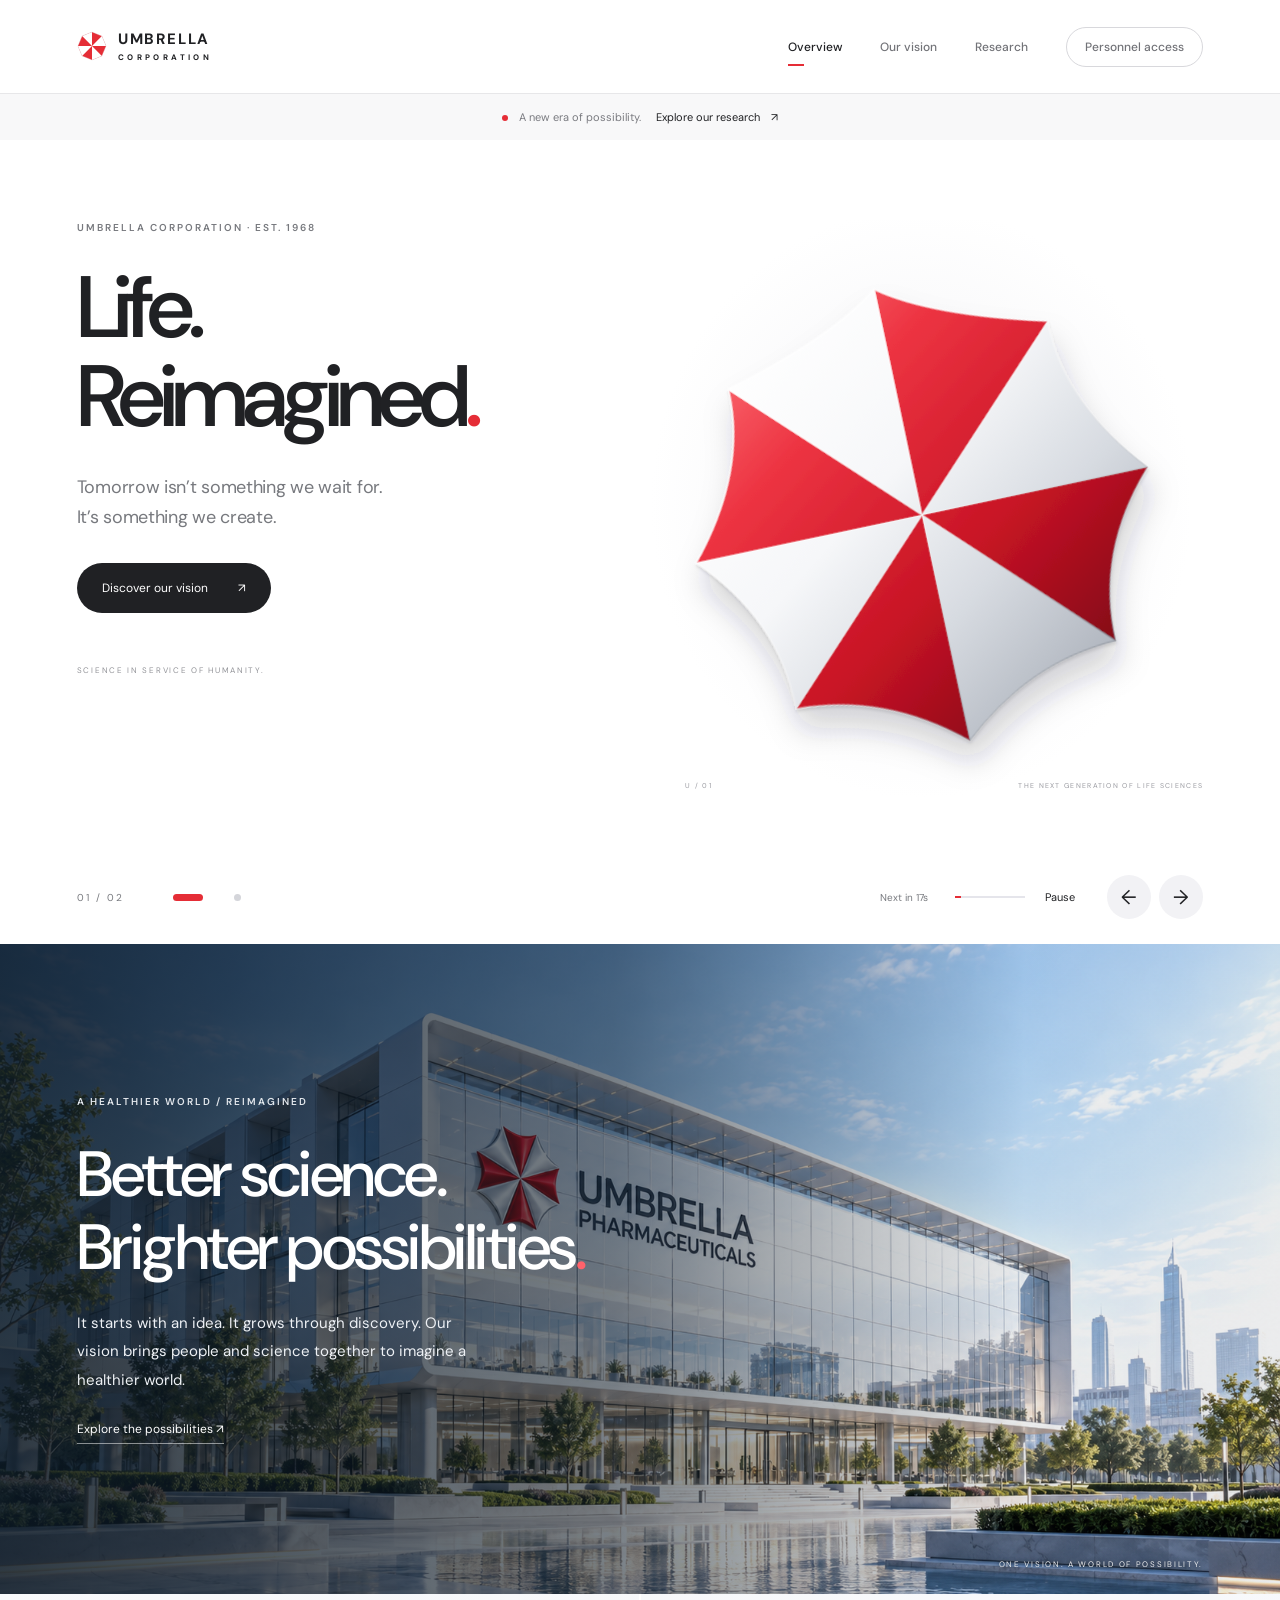
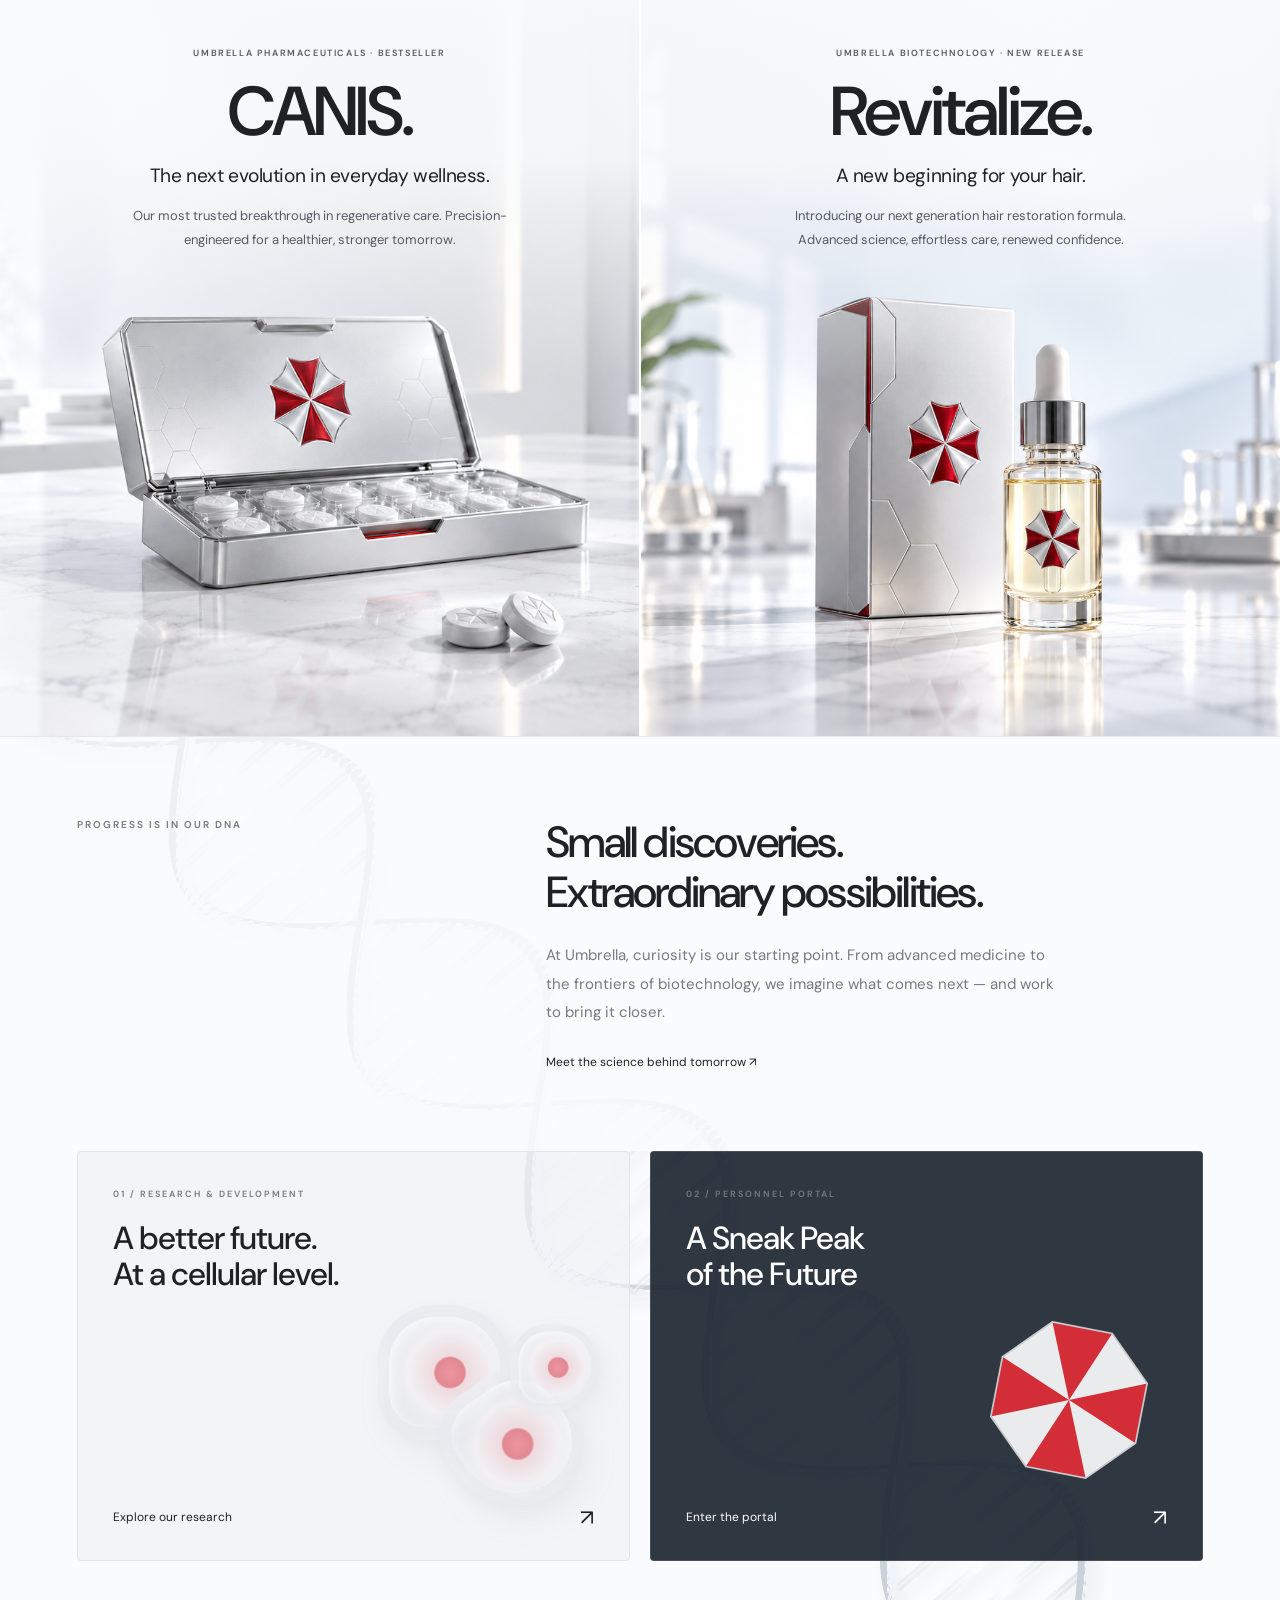
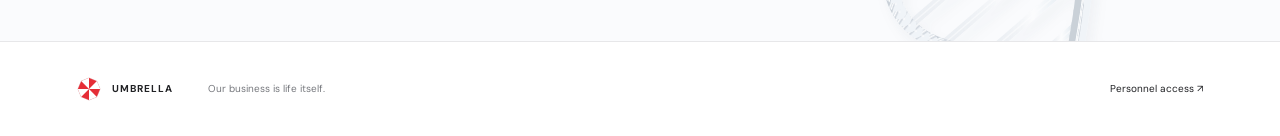
<file: index.html>
<!doctype html>
<html lang="en">
  <head>
    <meta charset="UTF-8" />
    <meta name="viewport" content="width=device-width, initial-scale=1" />
    <meta
      name="description"
      content="Umbrella Corporation. Advancing life sciences, biotechnology and a healthier tomorrow."
    />
    <title>Life. Reimagined. — Umbrella Corporation</title>
    <link rel="icon" href="assets/umbrella.svg" type="image/svg+xml" />
    <link rel="stylesheet" href="style.css" />
    <script src="script.js" defer></script>
  </head>
  <body>
    <a class="skip-link" href="#main">Skip to content</a>
    <header class="header">
      <a class="brand" href="index.html" aria-label="Umbrella Corporation home"
        ><img src="assets/umbrella.svg" width="30" height="30" alt="" /><span
          >UMBRELLA<span class="brand-sub">CORPORATION</span></span
        ></a
      ><button
        class="menu-toggle"
        aria-expanded="false"
        aria-controls="navigation"
      >
        Menu <span>＋</span>
      </button>
      <nav id="navigation" aria-label="Main navigation">
        <a href="index.html" aria-current="page">Overview</a
        ><a href="vision.html">Our vision</a><a href="research.html">Research</a
        ><a href="access.html">Personnel access</a>
      </nav>
    </header>
    <main id="main">
      <div class="announcement">
        <span class="status-dot"></span> A new era of possibility.
        <a href="research.html">Explore our research <span>↗</span></a>
      </div>
      <section
        class="hero-carousel"
        data-interval="18000"
        aria-label="Umbrella highlights"
        aria-roledescription="carousel"
      >
        <div class="carousel-track">
          <section
            class="hero hero-slide"
            id="hero-slide-1"
            role="group"
            aria-roledescription="slide"
            aria-label="1 of 2: Life reimagined"
            data-title="Life reimagined"
          >
            <div class="hero-copy">
              <p class="eyebrow">UMBRELLA CORPORATION · EST. 1968</p>
              <h1>Life.<br />Reimagined<span class="red">.</span></h1>
              <p class="lead">
                Tomorrow isn’t something we wait for.<br />It’s something we
                create.
              </p>
              <a class="button" href="vision.html"
                >Discover our vision <span>↗</span></a
              >
              <p class="hero-note">SCIENCE IN SERVICE OF HUMANITY.</p>
            </div>
            <div class="logo-stage">
              <img
                class="hero-emblem"
                src="assets/umbrella-premium.svg"
                width="640"
                height="640"
                alt="Sculptural Umbrella emblem with polished red and pearl silver panels"
              />
              <div class="art-caption">
                <span>U / 01</span
                ><span>THE NEXT GENERATION OF LIFE SCIENCES</span>
              </div>
            </div>
          </section>
          <section
            class="hero-slide headquarters-slide"
            id="hero-slide-2"
            role="group"
            aria-roledescription="slide"
            aria-label="2 of 2: For a healthier world"
            data-title="For a healthier world"
            hidden
          >
            <img
              class="headquarters-image"
              src="assets/umbrella-hq.png"
              width="1967"
              height="799"
              alt="Umbrella headquarters overlooking a city skyline, with scientists gathered beside a red and white Umbrella emblem"
            />
            <div class="headquarters-copy">
              <p class="eyebrow">UMBRELLA CORPORATION / A SHARED AMBITION</p>
              <h2>For a<br />healthier world<span>.</span></h2>
              <p>Extraordinary science. A better tomorrow.</p>
              <a class="button" href="vision.html"
                >Discover our vision <span>↗</span></a
              >
            </div>
          </section>
        </div>
        <div class="slide-controls" hidden>
          <span class="slide-counter" aria-live="off" aria-atomic="true"
            >01 / 02</span
          >
          <div class="slide-selectors" aria-label="Choose a slide"></div>
          <div class="slide-timer">
            <span class="timer-label" aria-hidden="true">Next in 18s</span>
            <span class="timer-track" aria-hidden="true"
              ><span class="timer-progress"></span
            ></span>
            <button
              type="button"
              class="rotation-toggle"
              aria-label="Pause automatic slides"
              aria-pressed="false"
            >
              Pause
            </button>
          </div>
          <div class="slide-arrows">
            <button
              type="button"
              data-direction="-1"
              aria-label="Previous slide"
            >
              ←
            </button>
            <button type="button" data-direction="1" aria-label="Next slide">
              →
            </button>
          </div>
        </div>
      </section>
      <section class="world-story" aria-labelledby="world-story-title">
        <div class="world-story-copy">
          <p class="eyebrow">A HEALTHIER WORLD / REIMAGINED</p>
          <h2 id="world-story-title">
            Better science.<br />Brighter possibilities<span class="red"
              >.</span
            >
          </h2>
          <p>
            It starts with an idea. It grows through discovery. Our vision
            brings people and science together to imagine a healthier world.
          </p>
          <a class="text-link" href="research.html"
            >Explore the possibilities ↗</a
          >
        </div>
        <div class="world-story-image">
          <img
            src="Images/Umbrella%20Pharmaceuticals%20Headquarters%20Reflections.png"
            width="1672"
            height="941"
            loading="lazy"
            alt="Glass-fronted Umbrella Pharmaceuticals headquarters reflected in a landscaped pool"
          />
          <span>ONE VISION. A WORLD OF POSSIBILITY.</span>
        </div>
      </section>
      <section
        class="product-showcase"
        aria-label="Umbrella product highlights"
      >
        <article
          class="product-panel product-canis"
          aria-labelledby="canis-title"
        >
          <img
            class="product-image"
            src="Images/Futuristic%20Silver%20Pill%20Case%20in%20Laboratory.png"
            width="1536"
            height="1024"
            loading="lazy"
            alt="Silver Umbrella medication case with white tablets on a bright laboratory counter"
          />
          <div class="product-copy">
            <p class="eyebrow">UMBRELLA PHARMACEUTICALS · BESTSELLER</p>
            <h2 id="canis-title">CANIS.</h2>
            <p class="product-tagline">
              The next evolution in everyday wellness.
            </p>
            <p class="product-description">
              Our most trusted breakthrough in regenerative care.
              Precision-engineered for a healthier, stronger tomorrow.
            </p>
          </div>
        </article>
        <article
          class="product-panel product-revitalize"
          aria-labelledby="revitalize-title"
        >
          <img
            class="product-image"
            src="Images/Premium%20Umbrella%20Serum%20Lab%20Display.png"
            width="1254"
            height="1254"
            loading="lazy"
            alt="Golden Umbrella hair restoration serum in a glass dropper bottle beside its silver packaging"
          />
          <div class="product-copy">
            <p class="eyebrow">UMBRELLA BIOTECHNOLOGY · NEW RELEASE</p>
            <h2 id="revitalize-title">Revitalize.</h2>
            <p class="product-tagline">A new beginning for your hair.</p>
            <p class="product-description">
              Introducing our next generation hair restoration formula. Advanced
              science, effortless care, renewed confidence.
            </p>
          </div>
        </article>
      </section>
      <div class="dna-story">
        <img class="dna-strand" src="assets/crystal-dna.svg" alt="" aria-hidden="true" width="1440" height="1000" loading="lazy" />
      <section class="intro section-pad">
        <p class="eyebrow">PROGRESS IS IN OUR DNA</p>
        <div>
          <h2>Small discoveries.<br />Extraordinary possibilities.</h2>
          <p>
            At Umbrella, curiosity is our starting point. From advanced medicine
            to the frontiers of biotechnology, we imagine what comes next — and
            work to bring it closer.
          </p>
          <a class="text-link" href="research.html"
            >Meet the science behind tomorrow ↗</a
          >
        </div>
      </section>
      <section class="feature-grid">
        <a class="feature feature-light" href="research.html"
          ><p class="eyebrow">01 / RESEARCH & DEVELOPMENT</p>
          <h3>A better future.<br />At a cellular level.</h3>
          <div class="cell-art" aria-hidden="true"><i></i><i></i><i></i></div>
          <span class="feature-link">Explore our research <b>↗</b></span></a
        ><a class="feature feature-dark" href="access.html"
          ><p class="eyebrow">02 / PERSONNEL PORTAL</p>
          <h3>A Sneak Peak<br />of the Future</h3>
          <img class="feature-logo" src="assets/umbrella.svg" alt="" /><span
            class="feature-link"
            >Enter the portal <b>↗</b></span
          ></a
        >
      </section>
      </div>
    </main>
    <footer>
      <a class="brand footer-brand" href="index.html"
        ><img
          src="assets/umbrella.svg"
          width="24"
          height="24"
          alt="Umbrella logo"
        /><span>UMBRELLA</span></a
      >
      <p>Our business is life itself.</p>
      <a href="access.html">Personnel access ↗</a>
    </footer>
  </body>
</html>
</file>
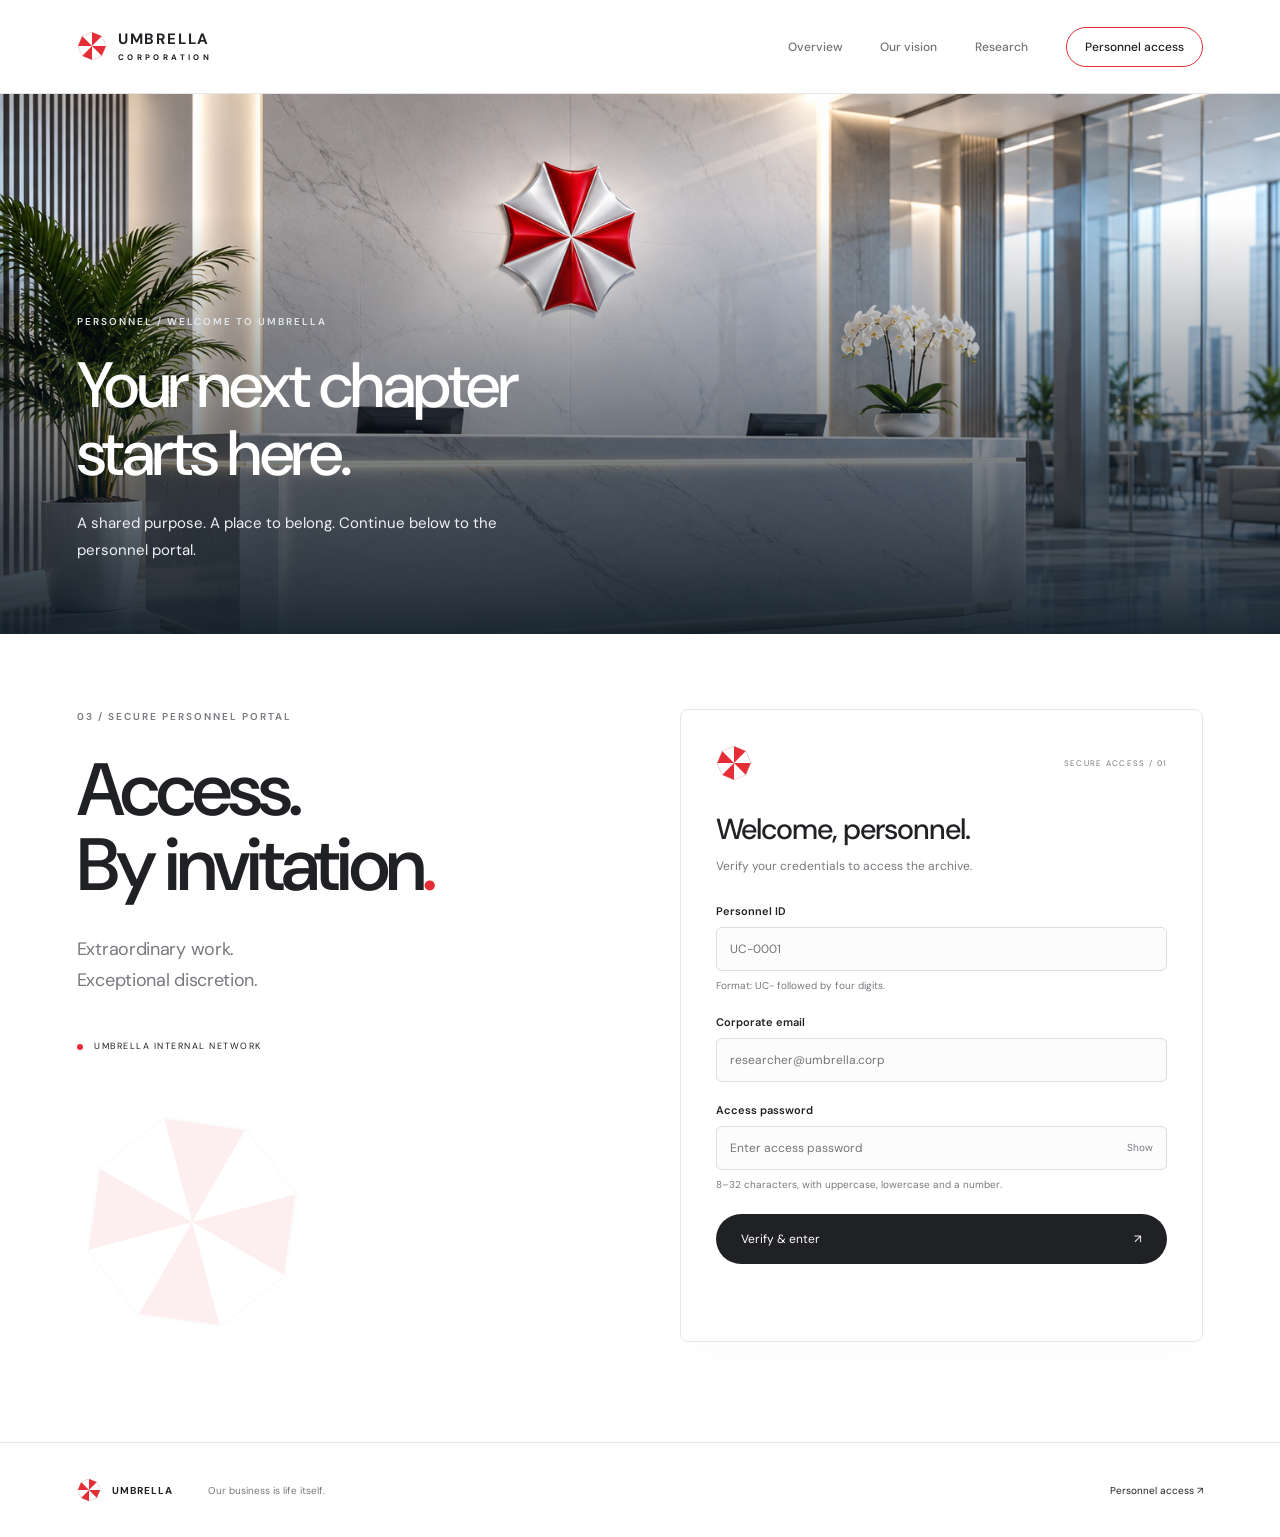
<file: access.html>
<!doctype html>
<html lang="en">
  <head>
    <meta charset="UTF-8" />
    <meta name="viewport" content="width=device-width, initial-scale=1" />
    <meta
      name="description"
      content="Umbrella Corporation. Advancing life sciences, biotechnology and a healthier tomorrow."
    />
    <title>Personnel access — Umbrella Corporation</title>
    <link rel="icon" href="assets/umbrella.svg" type="image/svg+xml" />
    <link rel="stylesheet" href="style.css" />
    <script src="script.js" defer></script>
  </head>
  <body>
    <a class="skip-link" href="#main">Skip to content</a>
    <header class="header">
      <a class="brand" href="index.html" aria-label="Umbrella Corporation home"
        ><img src="assets/umbrella.svg" width="30" height="30" alt="" /><span
          >UMBRELLA<span class="brand-sub">CORPORATION</span></span
        ></a
      ><button
        class="menu-toggle"
        aria-expanded="false"
        aria-controls="navigation"
      >
        Menu <span>＋</span>
      </button>
      <nav id="navigation" aria-label="Main navigation">
        <a href="index.html">Overview</a><a href="vision.html">Our vision</a
        ><a href="research.html">Research</a
        ><a href="access.html" aria-current="page">Personnel access</a>
      </nav>
    </header>
    <main id="main">
      <section class="image-story image-story-reception">
        <img class="image-story-photo" src="Images/Umbrella%20Pharmaceuticals%20Reception%20Lobby.png" width="1536" height="1024" loading="lazy" decoding="async" alt="Marble Umbrella Pharmaceuticals reception desk in a bright glass-walled lobby" />
        <div class="image-story-copy">
          <p class="eyebrow">PERSONNEL / WELCOME TO UMBRELLA</p>
          <h2>Your next chapter<br />starts here.</h2>
          <p>A shared purpose. A place to belong. Continue below to the personnel portal.</p>
        </div>
      </section>
      <div class="access-main">
      <section class="access-intro">
        <p class="eyebrow">03 / SECURE PERSONNEL PORTAL</p>
        <h1>Access.<br />By invitation<span class="red">.</span></h1>
        <p class="lead">Extraordinary work.<br />Exceptional discretion.</p>
        <div class="security-note">
          <span class="status-dot"></span> UMBRELLA INTERNAL NETWORK
        </div>
        <img class="access-watermark" src="assets/umbrella.svg" alt="" />
      </section>
      <section class="form-panel" id="login-panel">
        <div class="panel-top">
          <img src="assets/umbrella.svg" width="36" height="36" alt="" /><span
            >SECURE ACCESS / 01</span
          >
        </div>
        <h2>Welcome, personnel.</h2>
        <p>Verify your credentials to access the archive.</p>
        <form id="access-form" novalidate>
          <div class="field">
            <label for="personnel">Personnel ID</label
            ><input
              id="personnel"
              name="personnel"
              placeholder="UC-0001"
              required
              minlength="7"
              maxlength="7"
              pattern="UC-[0-9]{4}"
              autocomplete="off"
              aria-describedby="personnel-help personnel-error"
            /><small id="personnel-help"
              >Format: UC- followed by four digits.</small
            ><span class="error" id="personnel-error"></span>
          </div>
          <div class="field">
            <label for="email">Corporate email</label
            ><input
              id="email"
              name="email"
              type="email"
              placeholder="researcher@umbrella.corp"
              required
              maxlength="100"
              autocomplete="off"
              aria-describedby="email-error"
            /><span class="error" id="email-error"></span>
          </div>
          <div class="field">
            <label for="password">Access password</label>
            <div class="password-wrap">
              <input
                id="password"
                name="password"
                type="password"
                placeholder="Enter access password"
                required
                minlength="8"
                maxlength="32"
                autocomplete="off"
                aria-describedby="password-help password-error"
              /><button
                type="button"
                id="toggle-password"
                aria-label="Show password"
                aria-pressed="false"
              >
                Show
              </button>
            </div>
            <small id="password-help"
              >8–32 characters, with uppercase, lowercase and a number.</small
            ><span class="error" id="password-error"></span>
          </div>
          <button class="button submit-button" type="submit">
            Verify & enter <span>↗</span>
          </button>
          <p id="form-status" role="status" aria-live="polite"></p>
        </form>
      </section>
      <section
        id="classified-panel"
        class="classified-panel"
        hidden
        tabindex="-1"
      >
        <div class="panel-top">
          <span class="status-dot"></span
          ><span>IDENTITY VERIFIED · SESSION ACTIVE</span>
        </div>
        <p class="eyebrow">LEVEL 04 / RESTRICTED ARCHIVE</p>
        <h2>Welcome to<br />the other side.</h2>
        <p class="archive-intro">
          Special projects division. For your eyes only.
        </p>
        <article class="archive-item">
          <span>PROJECT / T</span>
          <h3>T-Virus programme</h3>
          <p>
            Special projects archive. Access limited to cleared personnel.
            Research records remain sealed.
          </p>
          <b>CLASSIFIED</b>
        </article>
        <article class="archive-item">
          <span>FACILITY / 01</span>
          <h3>The Hive</h3>
          <p>
            Underground research complex. Facility status: isolated. External
            communications suspended.
          </p>
          <b>RESTRICTED</b>
        </article>
        <button class="button" id="sign-out">End session ↗</button>
      </section>
      </div>
    </main>
    <footer>
      <a class="brand footer-brand" href="index.html"
        ><img
          src="assets/umbrella.svg"
          width="24"
          height="24"
          alt="Umbrella logo"
        /><span>UMBRELLA</span></a
      >
      <p>Our business is life itself.</p>
      <a href="access.html">Personnel access ↗</a>
    </footer>
  </body>
</html>
</file>
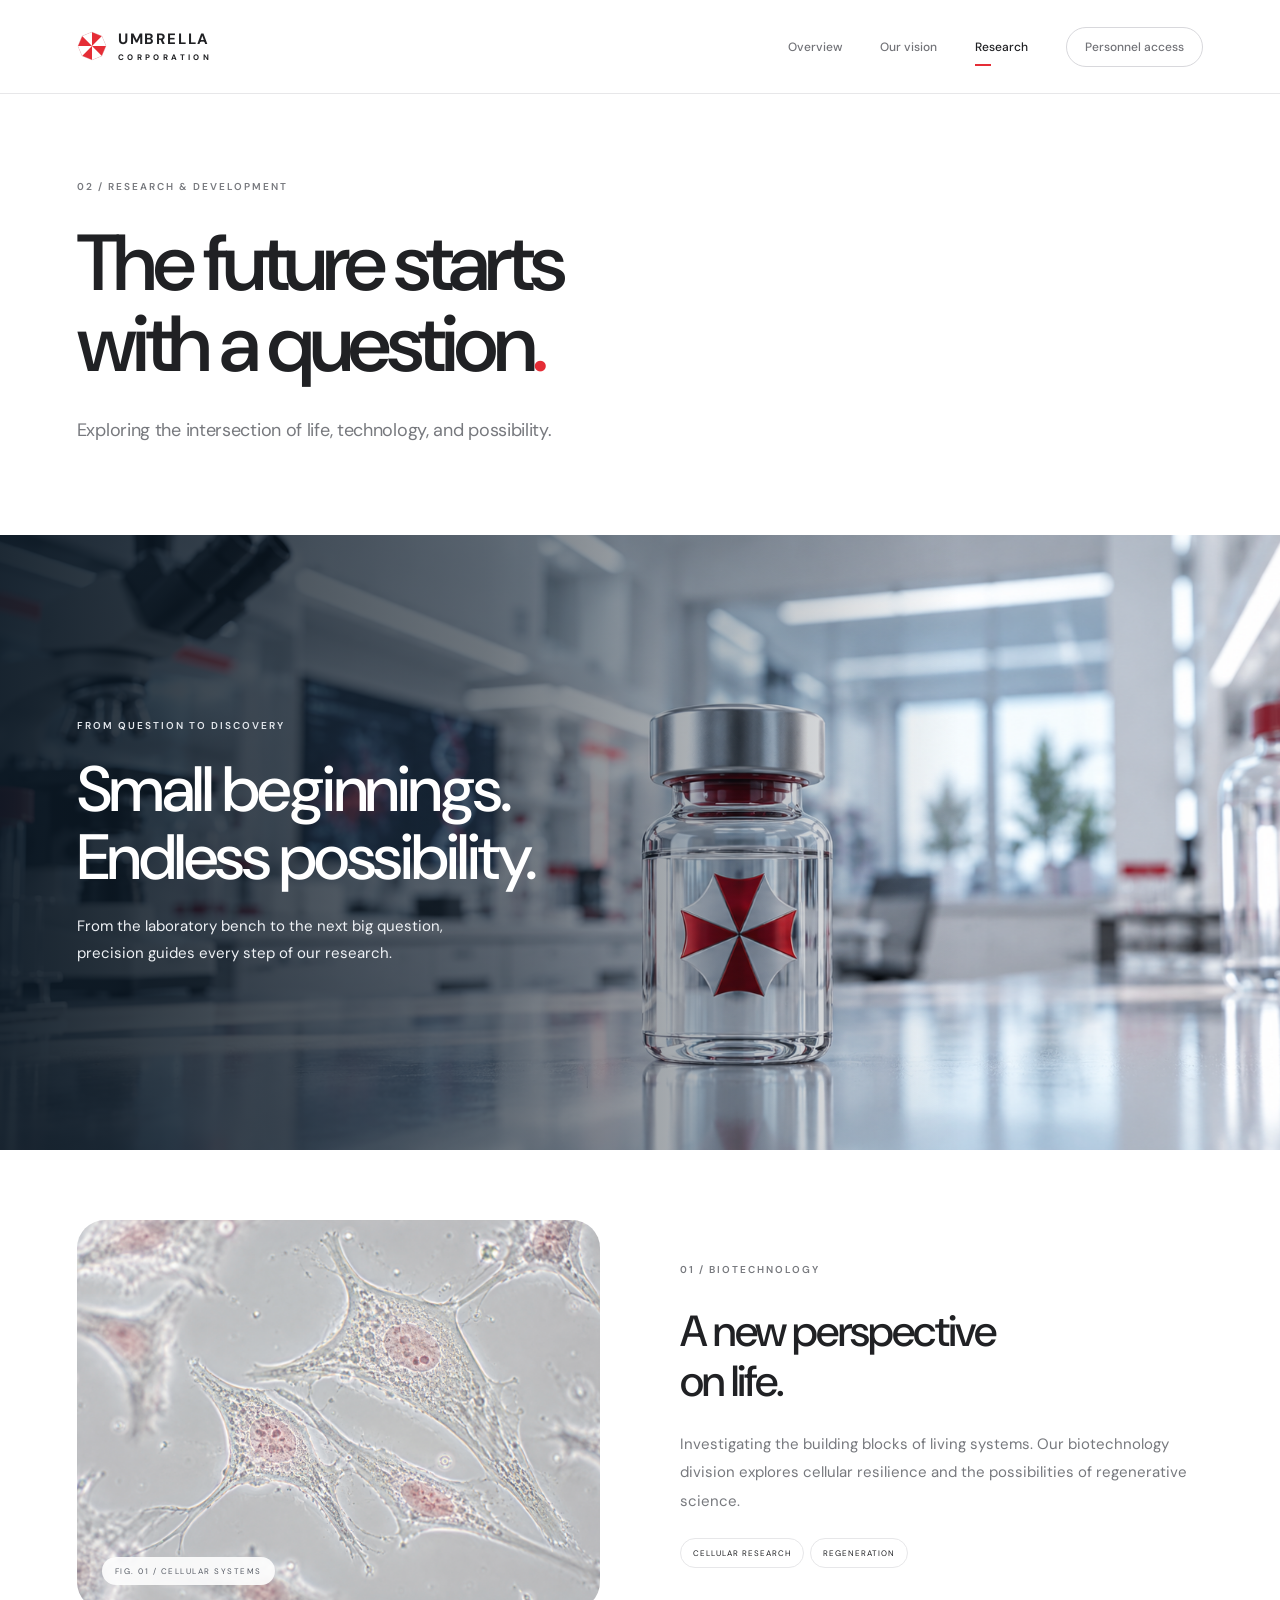
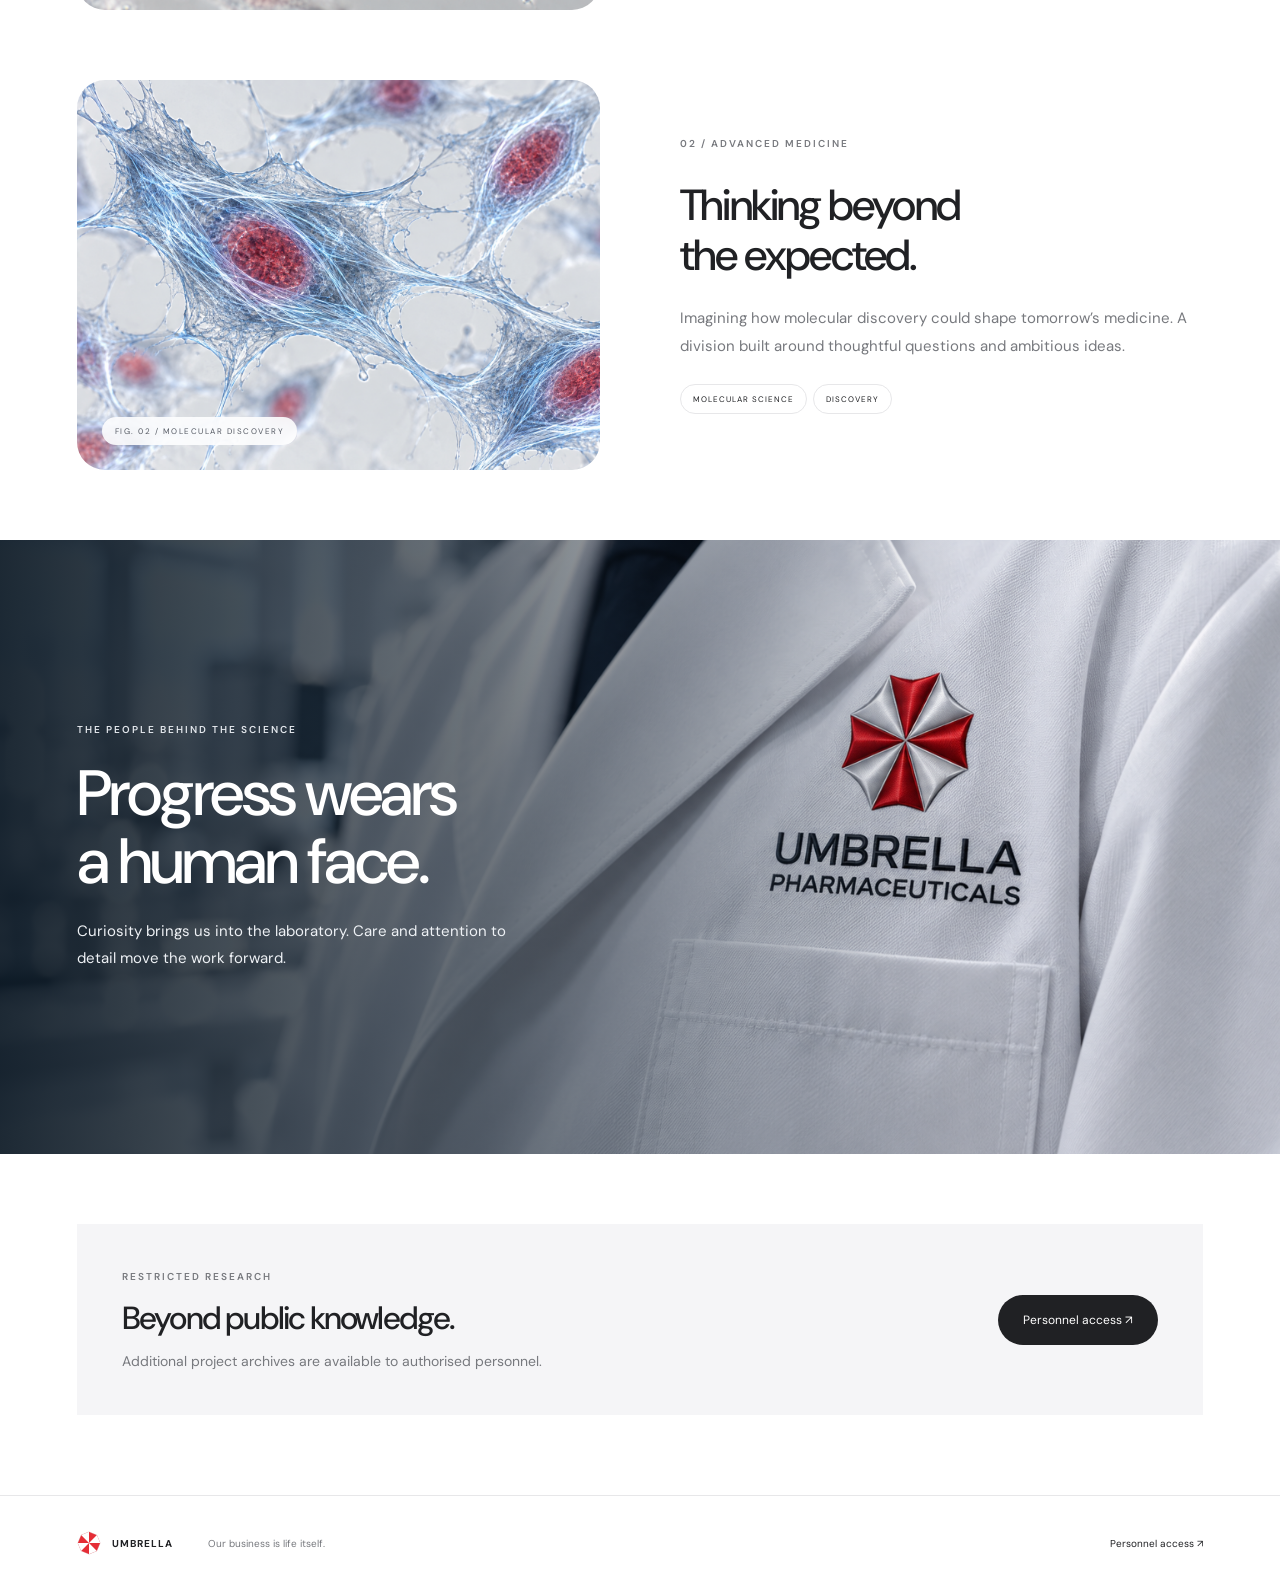
<file: research.html>
<!doctype html>
<html lang="en">
  <head>
    <meta charset="UTF-8" />
    <meta name="viewport" content="width=device-width, initial-scale=1" />
    <meta
      name="description"
      content="Umbrella Corporation. Advancing life sciences, biotechnology and a healthier tomorrow."
    />
    <title>Research — Umbrella Corporation</title>
    <link rel="icon" href="assets/umbrella.svg" type="image/svg+xml" />
    <link rel="stylesheet" href="style.css" />
    <script src="script.js" defer></script>
  </head>
  <body>
    <a class="skip-link" href="#main">Skip to content</a>
    <header class="header">
      <a class="brand" href="index.html" aria-label="Umbrella Corporation home"
        ><img src="assets/umbrella.svg" width="30" height="30" alt="" /><span
          >UMBRELLA<span class="brand-sub">CORPORATION</span></span
        ></a
      ><button
        class="menu-toggle"
        aria-expanded="false"
        aria-controls="navigation"
      >
        Menu <span>＋</span>
      </button>
      <nav id="navigation" aria-label="Main navigation">
        <a href="index.html">Overview</a><a href="vision.html">Our vision</a
        ><a href="research.html" aria-current="page">Research</a
        ><a href="access.html">Personnel access</a>
      </nav>
    </header>
    <main id="main">
      <section class="page-heading">
        <p class="eyebrow">02 / RESEARCH & DEVELOPMENT</p>
        <h1>
          The future starts<br />with a question<span class="red">.</span>
        </h1>
        <p class="lead">
          Exploring the intersection of life, technology, and possibility.
        </p>
      </section>
      <section class="image-story image-story-vial">
        <img class="image-story-photo" src="Images/Biotech%20Vial%20in%20a%20Modern%20Laboratory.png" width="1967" height="799" loading="lazy" decoding="async" alt="Umbrella-branded glass vial on a laboratory bench beside a microscope" />
        <div class="image-story-copy">
          <p class="eyebrow">FROM QUESTION TO DISCOVERY</p>
          <h2>Small beginnings.<br />Endless possibility.</h2>
          <p>From the laboratory bench to the next big question, precision guides every step of our research.</p>
        </div>
      </section>
      <section class="research-list">
        <article class="research-row">
          <div class="research-visual visual-cell">
            <img
              class="research-micrograph"
              src="assets/research-cells-microscopy.png"
              width="1536"
              height="1024"
              loading="lazy"
              alt="Microscopy-style view of translucent irregular cells with fine cytoplasmic texture and softly rose-tinted nuclei"
            />
            <span>FIG. 01 / CELLULAR SYSTEMS</span>
          </div>
          <div>
            <p class="eyebrow">01 / BIOTECHNOLOGY</p>
            <h2>A new perspective<br />on life.</h2>
            <p>
              Investigating the building blocks of living systems. Our
              biotechnology division explores cellular resilience and the
              possibilities of regenerative science.
            </p>
            <span class="tag">CELLULAR RESEARCH</span
            ><span class="tag">REGENERATION</span>
          </div>
        </article>
        <article class="research-row">
          <div class="research-visual visual-molecule">
            <img
              class="research-micrograph"
              src="assets/research-cell-networks-microscopy.png"
              width="1536"
              height="1024"
              loading="lazy"
              alt="Microscopy-style view of delicate cellular filament networks with muted red nuclei against a light background"
            />
            <span>FIG. 02 / MOLECULAR DISCOVERY</span>
          </div>
          <div>
            <p class="eyebrow">02 / ADVANCED MEDICINE</p>
            <h2>Thinking beyond<br />the expected.</h2>
            <p>
              Imagining how molecular discovery could shape tomorrow’s medicine.
              A division built around thoughtful questions and ambitious ideas.
            </p>
            <span class="tag">MOLECULAR SCIENCE</span
            ><span class="tag">DISCOVERY</span>
          </div>
        </article>
      </section>
      <section class="image-story image-story-people">
        <img class="image-story-photo" src="Images/Umbrella%20Pharmaceuticals%20Lab%20Coat%20Close-Up.png" width="1536" height="1024" loading="lazy" decoding="async" alt="Close-up of an Umbrella Pharmaceuticals emblem embroidered on a white laboratory coat" />
        <div class="image-story-copy">
          <p class="eyebrow">THE PEOPLE BEHIND THE SCIENCE</p>
          <h2>Progress wears<br />a human face.</h2>
          <p>Curiosity brings us into the laboratory. Care and attention to detail move the work forward.</p>
        </div>
      </section>
      <section class="restricted-strip">
        <div>
          <p class="eyebrow">RESTRICTED RESEARCH</p>
          <h2>Beyond public knowledge.</h2>
          <p>
            Additional project archives are available to authorised personnel.
          </p>
        </div>
        <a class="button" href="access.html">Personnel access ↗</a>
      </section>
    </main>
    <footer>
      <a class="brand footer-brand" href="index.html"
        ><img
          src="assets/umbrella.svg"
          width="24"
          height="24"
          alt="Umbrella logo"
        /><span>UMBRELLA</span></a
      >
      <p>Our business is life itself.</p>
      <a href="access.html">Personnel access ↗</a>
    </footer>
  </body>
</html>
</file>
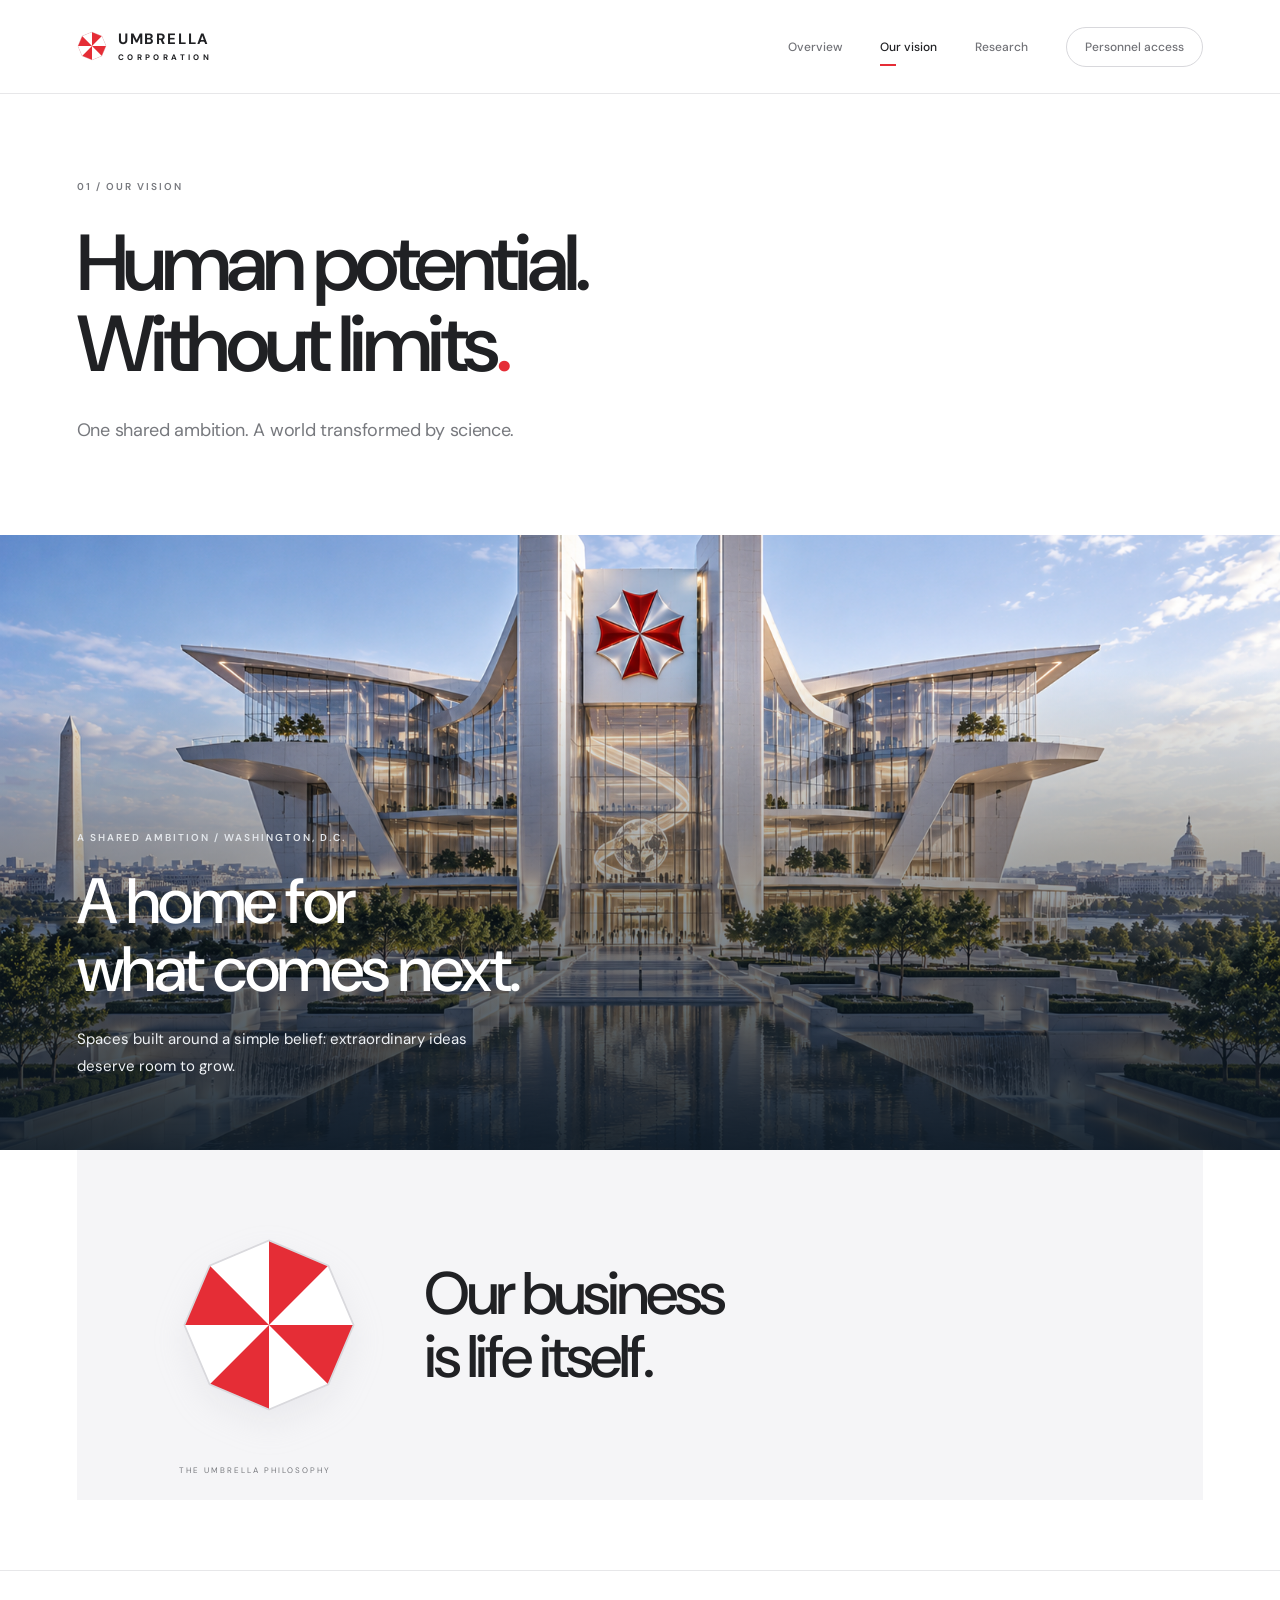
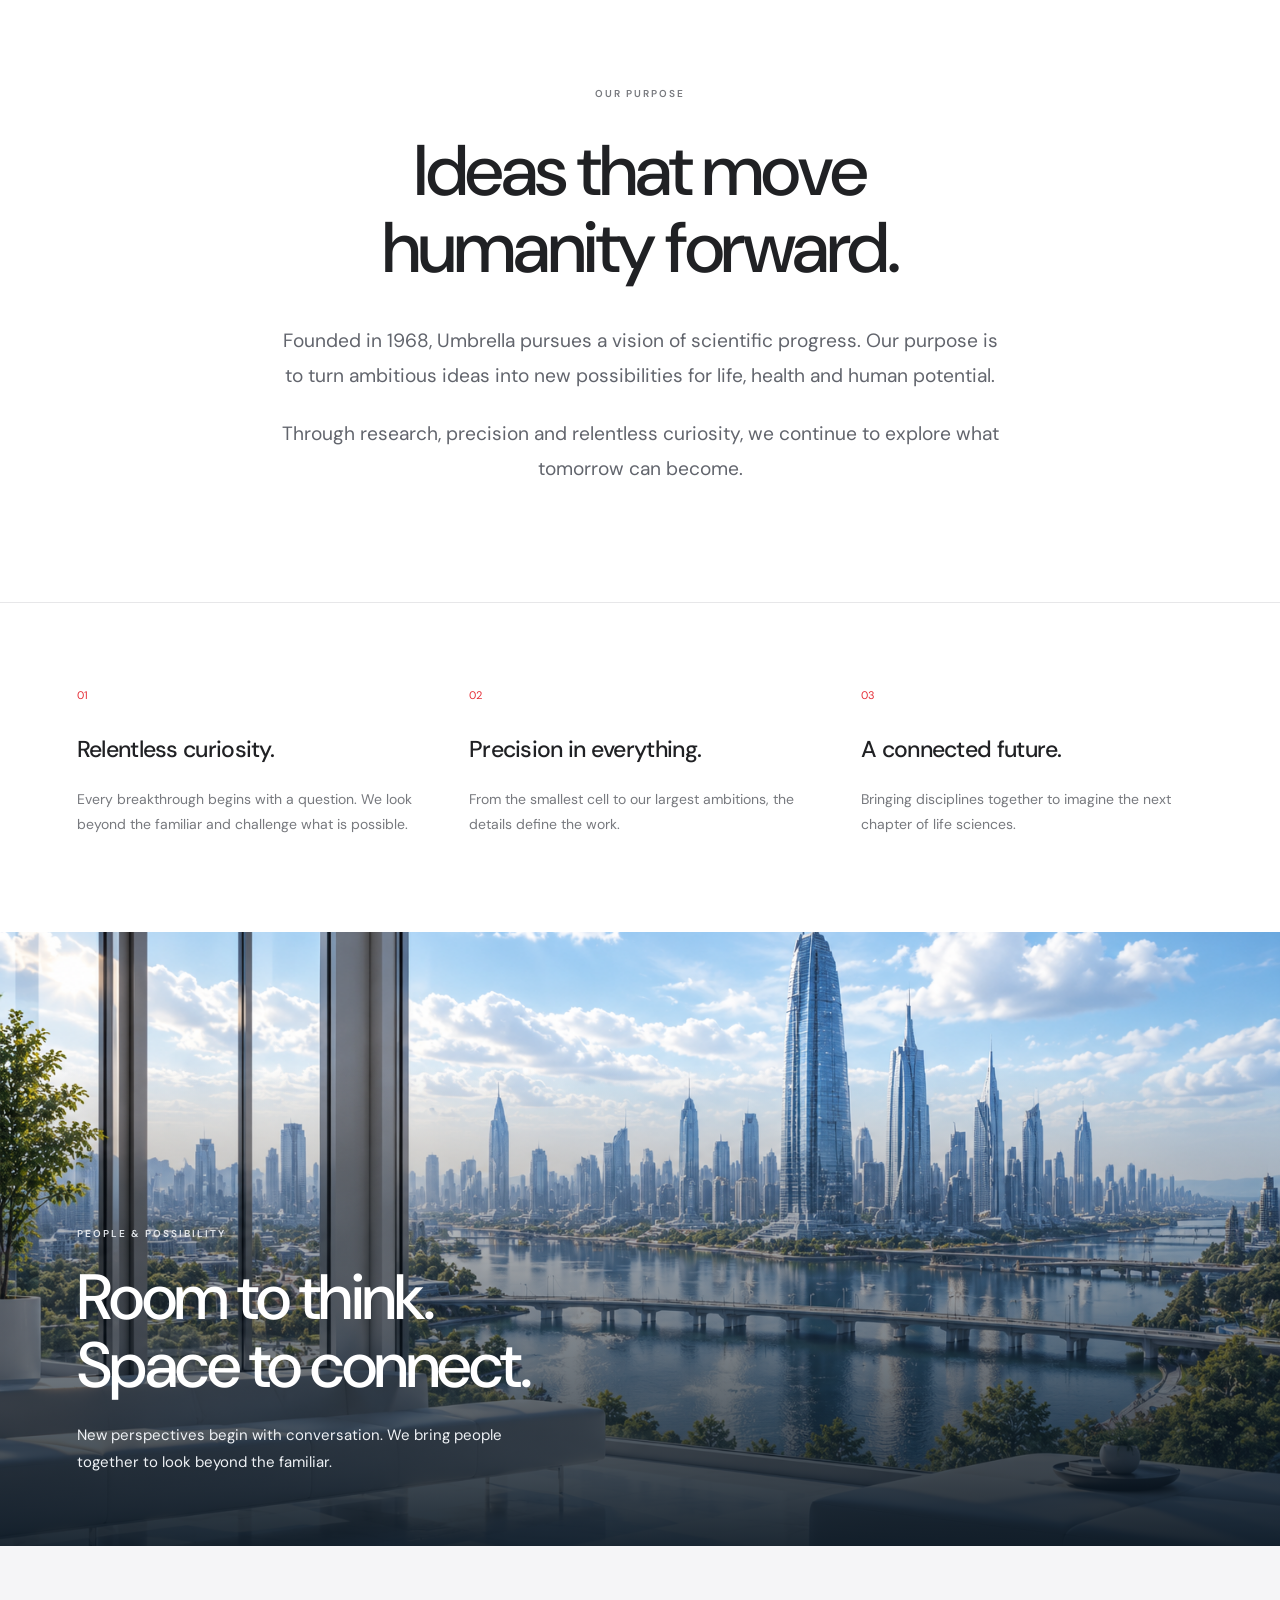
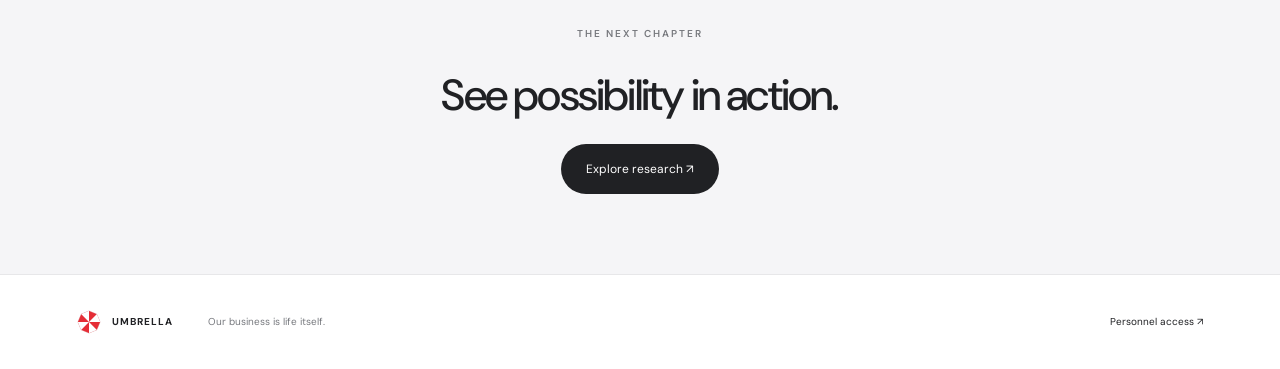
<file: vision.html>
<!doctype html>
<html lang="en">
  <head>
    <meta charset="UTF-8" />
    <meta name="viewport" content="width=device-width, initial-scale=1" />
    <meta
      name="description"
      content="Umbrella Corporation. Advancing life sciences, biotechnology and a healthier tomorrow."
    />
    <title>Our vision — Umbrella Corporation</title>
    <link rel="icon" href="assets/umbrella.svg" type="image/svg+xml" />
    <link rel="stylesheet" href="style.css" />
    <script src="script.js" defer></script>
  </head>
  <body>
    <a class="skip-link" href="#main">Skip to content</a>
    <header class="header">
      <a class="brand" href="index.html" aria-label="Umbrella Corporation home"
        ><img src="assets/umbrella.svg" width="30" height="30" alt="" /><span
          >UMBRELLA<span class="brand-sub">CORPORATION</span></span
        ></a
      ><button
        class="menu-toggle"
        aria-expanded="false"
        aria-controls="navigation"
      >
        Menu <span>＋</span>
      </button>
      <nav id="navigation" aria-label="Main navigation">
        <a href="index.html">Overview</a
        ><a href="vision.html" aria-current="page">Our vision</a
        ><a href="research.html">Research</a
        ><a href="access.html">Personnel access</a>
      </nav>
    </header>
    <main id="main">
      <section class="page-heading">
        <p class="eyebrow">01 / OUR VISION</p>
        <h1>Human potential.<br />Without limits<span class="red">.</span></h1>
        <p class="lead">One shared ambition. A world transformed by science.</p>
      </section>
      <section class="image-story image-story-campus">
        <img class="image-story-photo" src="Images/Futuristic%20Umbrella%20Headquarters%20in%20Washington%20D.C.png" width="1672" height="941" loading="lazy" decoding="async" alt="Sculptural Umbrella headquarters overlooking a reflecting pool in Washington, D.C." />
        <div class="image-story-copy">
          <p class="eyebrow">A SHARED AMBITION / WASHINGTON, D.C.</p>
          <h2>A home for<br />what comes next.</h2>
          <p>Spaces built around a simple belief: extraordinary ideas deserve room to grow.</p>
        </div>
      </section>
      <section class="vision-banner">
        <img src="assets/umbrella.svg" alt="Umbrella Corporation emblem" />
        <p>Our business<br />is life itself.</p>
        <span>THE UMBRELLA PHILOSOPHY</span>
      </section>
      <section class="intro section-pad purpose-section">
        <p class="eyebrow">OUR PURPOSE</p>
        <div>
          <h2>Ideas that move<br />humanity forward.</h2>
          <p>
            Founded in 1968, Umbrella pursues a vision of scientific progress.
            Our purpose is to turn ambitious ideas into new possibilities for
            life, health and human potential.
          </p>
          <p>
            Through research, precision and relentless curiosity, we continue to
            explore what tomorrow can become.
          </p>
        </div>
      </section>
      <section class="principles section-pad">
        <article>
          <span>01</span>
          <h3>Relentless curiosity.</h3>
          <p>
            Every breakthrough begins with a question. We look beyond the
            familiar and challenge what is possible.
          </p>
        </article>
        <article>
          <span>02</span>
          <h3>Precision in everything.</h3>
          <p>
            From the smallest cell to our largest ambitions, the details define
            the work.
          </p>
        </article>
        <article>
          <span>03</span>
          <h3>A connected future.</h3>
          <p>
            Bringing disciplines together to imagine the next chapter of life
            sciences.
          </p>
        </article>
      </section>
      <section class="image-story image-story-lounge">
        <img class="image-story-photo" src="Images/Futuristic%20Lounge%20Over%20a%20Riverside%20Skyline.png" width="1536" height="1024" loading="lazy" decoding="async" alt="Bright riverside lounge with white seating and panoramic views of a futuristic city" />
        <div class="image-story-copy">
          <p class="eyebrow">PEOPLE & POSSIBILITY</p>
          <h2>Room to think.<br />Space to connect.</h2>
          <p>New perspectives begin with conversation. We bring people together to look beyond the familiar.</p>
        </div>
      </section>
      <section class="closing">
        <p class="eyebrow">THE NEXT CHAPTER</p>
        <h2>See possibility in action.</h2>
        <a class="button" href="research.html">Explore research ↗</a>
      </section>
    </main>
    <footer>
      <a class="brand footer-brand" href="index.html"
        ><img
          src="assets/umbrella.svg"
          width="24"
          height="24"
          alt="Umbrella logo"
        /><span>UMBRELLA</span></a
      >
      <p>Our business is life itself.</p>
      <a href="access.html">Personnel access ↗</a>
    </footer>
  </body>
</html>
</file>
<file: style.css>
@import url("https://fonts.googleapis.com/css2?family=DM+Sans:wght@400;450;500;550;600;650;700&display=swap");
:root {
  --ink: #202124;
  --muted: #77797e;
  --red: #e52d36;
  --line: #e7e7e9;
  --light: #f5f5f7;
}
* {
  box-sizing: border-box;
}
body {
  margin: 0;
  background: #fff;
  color: var(--ink);
  font-family:
    "DM Sans",
    -apple-system,
    BlinkMacSystemFont,
    "Segoe UI",
    sans-serif;
  -webkit-font-smoothing: antialiased;
}
a {
  color: inherit;
  text-decoration: none;
}
button,
input {
  font: inherit;
}
button,
a,
input {
  -webkit-tap-highlight-color: transparent;
}
button {
  cursor: pointer;
}
a:focus-visible,
button:focus-visible,
input:focus-visible {
  outline: 3px solid #e52d3680;
  outline-offset: 5px;
}
img {
  max-width: 100%;
}
.header {
  height: 94px;
  max-width: 1440px;
  margin: auto;
  padding: 0 6%;
  display: flex;
  align-items: center;
  justify-content: space-between;
  border-bottom: 1px solid var(--line);
}
.brand {
  display: flex;
  align-items: center;
  gap: 11px;
  font-size: 15px;
  font-weight: 700;
  letter-spacing: 1.8px;
  line-height: 1.1;
}
.brand-sub {
  display: block;
  font-size: 8px;
  letter-spacing: 3.4px;
  margin-top: 5px;
}
nav {
  display: flex;
  align-items: center;
  gap: 38px;
  font-size: 12px;
  font-weight: 500;
}
nav a {
  color: #727378;
  padding: 12px 0;
  position: relative;
}
nav a:hover,
nav a[aria-current] {
  color: var(--ink);
}
nav a[aria-current]:after {
  content: "";
  position: absolute;
  bottom: 1px;
  left: 0;
  width: 16px;
  height: 2px;
  background: var(--red);
}
nav a:last-child {
  border: 1px solid #d8d8dc;
  border-radius: 30px;
  padding: 11px 18px;
}
nav a:last-child[aria-current]:after {
  display: none;
}
nav a:last-child[aria-current] {
  border-color: var(--red);
}
.menu-toggle {
  display: none;
}
.announcement {
  font-size: 11px;
  text-align: center;
  padding: 16px 20px;
  background: #f8f8f9;
  color: #7a7b80;
}
.announcement a {
  margin-left: 12px;
  color: var(--ink);
}
.announcement a span {
  margin-left: 8px;
}
.status-dot {
  display: inline-block;
  width: 6px;
  height: 6px;
  border-radius: 50%;
  background: var(--red);
  margin-right: 8px;
  vertical-align: middle;
}
.hero {
  max-width: 1440px;
  margin: auto;
  min-height: 660px;
  display: grid;
  grid-template-columns: 1fr 1fr;
  padding: 80px 6% 50px;
  overflow: hidden;
}
.eyebrow {
  font-size: 10px;
  font-weight: 600;
  letter-spacing: 2px;
  line-height: 1.6;
  color: var(--muted);
  margin: 0 0 28px;
}
h1,
h2,
h3,
p {
  margin-top: 0;
}
h1 {
  font-size: clamp(54px, 6.8vw, 100px);
  line-height: 1.02;
  letter-spacing: -6px;
  font-weight: 550;
  margin-bottom: 30px;
}
.red {
  color: var(--red);
}
.lead {
  font-size: 18px;
  line-height: 1.7;
  color: var(--muted);
  letter-spacing: -0.3px;
  margin-bottom: 30px;
}
.button {
  display: inline-flex;
  justify-content: center;
  align-items: center;
  gap: 30px;
  padding: 17px 25px;
  border-radius: 30px;
  background: var(--ink);
  color: white;
  font-size: 12px;
  border: 0;
  transition:
    background 0.2s,
    transform 0.2s;
}
.button:hover {
  background: var(--red);
  transform: translateY(-2px);
}
.hero-note {
  font-size: 8px;
  letter-spacing: 1.7px;
  color: #929398;
  margin-top: 52px;
}
.art-caption {
  position: absolute;
  bottom: 20px;
  left: 10%;
  right: 0;
  display: flex;
  justify-content: space-between;
  gap: 20px;
  font-size: 7px;
  letter-spacing: 1.3px;
  color: #9a9ba1;
}
.section-pad {
  padding: 80px 6%;
  max-width: 1440px;
  margin: auto;
}
.intro {
  display: grid;
  grid-template-columns: 1fr 1.4fr;
  border-top: 1px solid var(--line);
}
h2 {
  font-size: clamp(32px, 3.4vw, 48px);
  font-weight: 500;
  line-height: 1.15;
  letter-spacing: -1.8px;
  margin-bottom: 24px;
}
.intro p:not(.eyebrow),
.research-row p:not(.eyebrow) {
  color: var(--muted);
  font-size: 15px;
  line-height: 1.9;
  max-width: 510px;
}
.text-link {
  display: inline-block;
  margin-top: 12px;
  font-size: 12px;
}
.text-link:hover {
  color: var(--red);
}
.feature-grid {
  max-width: 1440px;
  margin: auto;
  padding: 0 6% 80px;
  display: grid;
  grid-template-columns: 1fr 1fr;
  gap: 20px;
}
.feature {
  height: 410px;
  border-radius: 4px;
  padding: 35px;
  position: relative;
  overflow: hidden;
}
.feature-light {
  background: var(--light);
}
.feature-dark {
  background: #202124;
  color: white;
}
.feature .eyebrow {
  font-size: 9px;
  margin-bottom: 20px;
}
.feature h3 {
  font-size: 32px;
  font-weight: 500;
  line-height: 1.12;
  letter-spacing: -1px;
  position: relative;
  z-index: 1;
}
.feature-link {
  position: absolute;
  bottom: 28px;
  left: 35px;
  right: 35px;
  display: flex;
  justify-content: space-between;
  align-items: center;
  font-size: 12px;
}
.feature-link b {
  font-size: 22px;
  font-weight: 400;
}
.feature-logo {
  position: absolute;
  width: 170px;
  right: 48px;
  bottom: 75px;
  transform: rotate(-12deg);
  opacity: 0.9;
  transition: transform 0.5s;
}
.feature:hover .feature-logo {
  transform: rotate(8deg);
}
.cell-art {
  position: absolute;
  width: 240px;
  height: 210px;
  right: 12px;
  bottom: 45px;
  filter: drop-shadow(8px 15px 14px #9993);
}
.cell-art i {
  position: absolute;
  border: 12px solid #e4e4ea90;
  border-radius: 48% 52% 60% 40%;
  width: 135px;
  height: 135px;
  background: radial-gradient(
    circle at 55% 50%,
    #e74a55 0,
    #d53040 18%,
    #f0a6ac88 20%,
    #f6eef0aa 50%,
    #dadbe5aa 75%
  );
  box-shadow:
    inset 3px 3px 12px white,
    5px 5px 12px #b3b4c333;
}
.cell-art i:nth-child(2) {
  top: 67px;
  left: 70px;
  transform: rotate(55deg);
}
.cell-art i:nth-child(3) {
  left: 110px;
  top: -5px;
  transform: scale(0.65);
}
footer {
  border-top: 1px solid var(--line);
  padding: 35px 6%;
  display: flex;
  align-items: center;
  gap: 35px;
  font-size: 10px;
  line-height: 1.7;
  color: var(--muted);
  max-width: 1440px;
  margin: auto;
}
footer p {
  margin: 0;
}
footer > span {
  margin-left: auto;
}
footer > a:last-child {
  color: var(--ink);
}
.footer-brand {
  font-size: 10px;
  letter-spacing: 1px;
  color: var(--ink);
}
.page-heading {
  max-width: 1440px;
  margin: auto;
  padding: 85px 6% 60px;
}
.page-heading h1 {
  font-size: clamp(50px, 6.2vw, 84px);
  letter-spacing: -4.5px;
}
.vision-banner {
  margin: 0 6% 70px;
  padding: 70px 8%;
  background: var(--light);
  display: flex;
  align-items: center;
  gap: 65px;
  position: relative;
  min-height: 350px;
}
.vision-banner img {
  width: 180px;
  filter: drop-shadow(0 15px 16px #bdbdc733);
}
.vision-banner p {
  font-size: 60px;
  font-weight: 500;
  letter-spacing: -3px;
  line-height: 1.05;
  margin: 0;
}
.vision-banner > span {
  position: absolute;
  bottom: 25px;
  font-size: 8px;
  letter-spacing: 2px;
  color: var(--muted);
}
.principles {
  display: grid;
  grid-template-columns: repeat(3, 1fr);
  gap: 50px;
  border-top: 1px solid var(--line);
}
.principles article > span {
  font-size: 11px;
  color: var(--red);
}
.principles h3 {
  margin-top: 30px;
  font-size: 23px;
  font-weight: 500;
  letter-spacing: -0.7px;
}
.principles p {
  font-size: 14px;
  color: var(--muted);
  line-height: 1.8;
}
.closing {
  text-align: center;
  padding: 80px 24px;
  background: var(--light);
}
.research-list {
  padding: 0 6%;
  max-width: 1440px;
  margin: auto;
}
.research-row {
  display: grid;
  grid-template-columns: 1fr 1fr;
  gap: 80px;
  align-items: center;
  margin-bottom: 70px;
}
.research-visual {
  position: relative;
  height: 390px;
  background: var(--light);
  border-radius: 28px;
  overflow: hidden;
}
.research-visual > span {
  position: absolute;
  bottom: 25px;
  left: 25px;
  font-size: 8px;
  letter-spacing: 1.5px;
  color: var(--muted);
}
.research-visual .cell-art {
  transform: scale(1.5);
  right: 20%;
  bottom: 80px;
}
.tag {
  display: inline-block;
  border: 1px solid var(--line);
  border-radius: 20px;
  padding: 9px 12px;
  font-size: 8px;
  letter-spacing: 1px;
  margin: 8px 6px 0 0;
}
.visual-molecule {
  background: #eeeef1;
}
.molecule {
  position: absolute;
  top: 40px;
  left: 22%;
  width: 220px;
  height: 280px;
  transform: rotate(-25deg);
}
.molecule i {
  position: absolute;
  width: 90px;
  height: 90px;
  background: radial-gradient(circle at 30% 25%, white, #e4e4e9 55%, #aaaab8);
  border-radius: 50%;
  box-shadow: 5px 10px 15px #9994;
}
.molecule i:nth-child(2) {
  left: 100px;
  top: 60px;
  background: radial-gradient(circle at 30% 25%, #ff8c90, #e52d36 55%, #990818);
}
.molecule i:nth-child(3) {
  top: 140px;
  left: 40px;
}
.molecule i:nth-child(4) {
  top: 200px;
  left: 130px;
  width: 65px;
  height: 65px;
}
.molecule i:nth-child(5) {
  top: 0;
  left: 140px;
  width: 55px;
  height: 55px;
}
.restricted-strip {
  margin: 0 6% 80px;
  padding: 45px;
  background: var(--light);
  display: flex;
  align-items: center;
  justify-content: space-between;
  gap: 30px;
}
.restricted-strip h2 {
  font-size: 32px;
  margin-bottom: 15px;
}
.restricted-strip p:not(.eyebrow) {
  color: var(--muted);
  font-size: 14px;
  margin: 0;
}
.restricted-strip .eyebrow {
  margin-bottom: 15px;
}
.access-main {
  max-width: 1320px;
  margin: auto;
  padding: 75px 6% 100px;
  display: grid;
  grid-template-columns: 1fr 1fr;
  gap: 80px;
}
.access-intro {
  position: relative;
  overflow: hidden;
}
.access-intro h1 {
  font-size: 74px;
  letter-spacing: -4px;
}
.security-note {
  margin-top: 45px;
  font-size: 9px;
  letter-spacing: 1.5px;
}
.demo-note {
  font-size: 11px;
  line-height: 1.8;
  color: var(--muted);
  margin-top: 20px;
}
.access-watermark {
  width: 230px;
  margin-top: 55px;
  opacity: 0.07;
  transform: rotate(-15deg);
}
.form-panel,
.classified-panel {
  padding: 35px;
  border: 1px solid var(--line);
  border-radius: 8px;
  box-shadow: 0 12px 45px #15152a04;
}
.panel-top {
  display: flex;
  align-items: center;
  justify-content: space-between;
  margin-bottom: 32px;
  font-size: 8px;
  letter-spacing: 1.3px;
  color: var(--muted);
}
.form-panel h2 {
  font-size: 29px;
  letter-spacing: -1px;
  margin-bottom: 12px;
}
.form-panel > p {
  font-size: 12px;
  color: var(--muted);
  margin-bottom: 30px;
}
.field {
  margin-bottom: 21px;
}
.field > label {
  display: block;
  font-size: 11px;
  font-weight: 600;
  margin-bottom: 9px;
}
.field input:not([type="checkbox"]) {
  width: 100%;
  border: 1px solid #dcdce1;
  border-radius: 6px;
  background: #fcfcfd;
  padding: 13px;
  font-size: 12px;
  color: var(--ink);
}
.field input[aria-invalid="true"] {
  border-color: var(--red);
}
.field small {
  font-size: 10px;
  line-height: 1.6;
  color: var(--muted);
  display: block;
  margin-top: 7px;
}
.error {
  display: block;
  font-size: 11px;
  line-height: 1.5;
  color: #bb1b28;
  margin-top: 6px;
}
.error:empty {
  display: none;
}
.password-wrap {
  position: relative;
}
.password-wrap input {
  padding-right: 58px !important;
}
.password-wrap button {
  position: absolute;
  right: 12px;
  top: 13px;
  background: none;
  border: 0;
  color: var(--muted);
  font-size: 10px;
  padding: 2px;
}
.field .checkbox-label {
  display: flex;
  align-items: flex-start;
  gap: 8px;
  font-weight: 400;
  line-height: 1.6;
  color: #66676e;
}
.checkbox-label input {
  accent-color: var(--red);
  margin: 2px 0;
  width: 14px;
  height: 14px;
  flex-shrink: 0;
}
.submit-button {
  width: 100%;
  justify-content: space-between;
}
.demo-box {
  border-top: 1px solid var(--line);
  padding-top: 20px;
  margin-top: 25px;
}
.demo-box > span {
  font-size: 8px;
  letter-spacing: 1px;
  color: var(--muted);
}
.demo-box button {
  float: right;
  background: none;
  border: 0;
  padding: 0;
  font-size: 10px;
}
.demo-box p {
  font-size: 9px;
  color: var(--muted);
  margin: 12px 0 0;
  line-height: 1.7;
  overflow-wrap: anywhere;
}
#form-status {
  font-size: 11px;
  line-height: 1.6;
  margin: 12px 0 0;
  color: #bb1b28;
}
.classified-panel {
  background: #202124;
  color: white;
}
.classified-panel .eyebrow {
  color: #f17279;
}
.classified-panel h2 {
  font-size: 44px;
}
.archive-intro {
  font-size: 13px;
  color: #b8b8c0;
}
.archive-item {
  padding: 25px 0;
  border-top: 1px solid #ffffff20;
}
.archive-item > span {
  font-size: 8px;
  letter-spacing: 1.5px;
  color: #a7a7b0;
}
.archive-item h3 {
  font-size: 21px;
  font-weight: 500;
  margin: 12px 0;
}
.archive-item p {
  font-size: 12px;
  line-height: 1.8;
  color: #a7a7b0;
}
.archive-item b {
  font-size: 8px;
  letter-spacing: 1.5px;
  color: #f17279;
}
.classified-panel .button {
  background: white;
  color: var(--ink);
  margin-top: 10px;
}
.classified-panel .demo-note {
  color: #a7a7b0;
}
[hidden] {
  display: none !important;
}
.skip-link {
  position: fixed;
  top: -80px;
  left: 20px;
  z-index: 10;
  background: white;
  padding: 15px;
}
.skip-link:focus {
  top: 10px;
}
@media (min-width: 1500px) {
  .vision-banner,
  .restricted-strip {
    max-width: 1268px;
    margin-left: auto;
    margin-right: auto;
  }
}
@media (max-width: 1000px) {
  nav {
    gap: 20px;
  }
  .hero {
    min-height: 590px;
    padding-top: 70px;
  }
  h1 {
    letter-spacing: -4px;
  }
  .art-caption {
    font-size: 6px;
    bottom: 30px;
  }
  .access-main {
    gap: 40px;
  }
  .access-intro h1 {
    font-size: 60px;
  }
  .form-panel,
  .classified-panel {
    padding: 25px;
  }
  .research-row {
    gap: 40px;
  }
  .vision-banner p {
    font-size: 50px;
  }
  .feature-logo {
    width: 140px;
    right: 25px;
  }
  footer {
    gap: 20px;
  }
  .footer-brand span {
    display: none;
  }
}
@media (max-width: 700px) {
  .header {
    height: 75px;
    padding: 0 6%;
    position: relative;
    z-index: 5;
  }
  .brand {
    font-size: 12px;
  }
  .brand-sub {
    font-size: 7px;
  }
  .brand img {
    width: 27px;
  }
  .menu-toggle {
    display: flex;
    gap: 16px;
    align-items: center;
    background: none;
    border: 0;
    font-size: 12px;
    padding: 10px 0;
  }
  .menu-toggle span {
    font-size: 22px;
  }
  nav {
    display: none;
    position: absolute;
    top: 74px;
    left: 0;
    right: 0;
    background: #fff;
    padding: 24px 6%;
    border-bottom: 1px solid var(--line);
    flex-direction: column;
    align-items: stretch;
    gap: 10px;
  }
  nav.is-open {
    display: flex;
  }
  nav a:last-child {
    align-self: flex-start;
  }
  nav a[aria-current]:after {
    bottom: 4px;
  }
  .announcement {
    font-size: 9px;
    line-height: 1.8;
    padding: 12px 5%;
  }
  .announcement a {
    margin-left: 6px;
  }
  .hero {
    grid-template-columns: 1fr;
    padding: 55px 6% 20px;
    min-height: 0;
  }
  .hero h1 {
    font-size: 70px;
    letter-spacing: -4px;
  }
  .eyebrow {
    font-size: 8px;
    letter-spacing: 1.5px;
    margin-bottom: 24px;
  }
  .lead {
    font-size: 16px;
  }
  .hero-note {
    margin-top: 30px;
  }
  .art-caption {
    bottom: 15px;
    font-size: 6px;
    left: 0;
  }
  .section-pad {
    padding: 48px 6%;
  }
  .intro {
    grid-template-columns: 1fr;
    gap: 5px;
  }
  h2 {
    font-size: 34px;
    letter-spacing: -1.5px;
  }
  .intro p:not(.eyebrow) {
    font-size: 14px;
  }
  .feature-grid {
    grid-template-columns: 1fr;
    padding-bottom: 45px;
  }
  .feature {
    height: 360px;
    padding: 28px;
  }
  .feature h3 {
    font-size: 30px;
  }
  .feature-link {
    left: 28px;
    right: 28px;
  }
  .feature-logo {
    width: 155px;
    right: 40px;
  }
  .cell-art {
    transform: scale(0.9);
    transform-origin: right bottom;
  }
  footer {
    flex-wrap: wrap;
    gap: 20px;
    padding: 30px 6%;
  }
  footer > span {
    margin-left: 0;
    flex-basis: 100%;
    order: 4;
    font-size: 9px;
  }
  .footer-brand span {
    display: block;
  }
  footer > a:last-child {
    margin-left: auto;
  }
  footer p {
    display: none;
  }
  .page-heading {
    padding: 55px 6% 30px;
  }
  .page-heading h1 {
    font-size: 49px;
    letter-spacing: -2.5px;
  }
  .vision-banner {
    padding: 45px 8% 65px;
    gap: 28px;
    min-height: 250px;
    margin-bottom: 30px;
  }
  .vision-banner img {
    width: 90px;
  }
  .vision-banner p {
    font-size: 35px;
    letter-spacing: -1.7px;
  }
  .vision-banner > span {
    font-size: 6px;
  }
  .principles {
    grid-template-columns: 1fr;
    gap: 30px;
  }
  .principles h3 {
    margin-top: 15px;
  }
  .principles p {
    margin-bottom: 0;
  }
  .closing {
    padding: 55px 6%;
  }
  .research-row {
    grid-template-columns: 1fr;
    gap: 30px;
    margin-bottom: 45px;
  }
  .research-visual {
    height: 300px;
  }
  .research-visual .cell-art {
    transform: scale(1.15);
    bottom: 55px;
  }
  .research-row h2 {
    font-size: 34px;
  }
  .restricted-strip {
    flex-direction: column;
    align-items: flex-start;
    padding: 30px;
    margin-bottom: 45px;
  }
  .restricted-strip h2 {
    font-size: 28px;
  }
  .access-main {
    grid-template-columns: 1fr;
    padding: 50px 6%;
    gap: 35px;
  }
  .access-intro h1 {
    font-size: 62px;
  }
  .access-intro .lead {
    margin-bottom: 20px;
  }
  .security-note {
    margin-top: 25px;
  }
  .access-watermark {
    position: absolute;
    right: -20px;
    bottom: 0;
    width: 140px;
    margin: 0;
  }
  .access-intro .demo-note {
    position: relative;
    z-index: 1;
    font-size: 10px;
  }
  .form-panel,
  .classified-panel {
    padding: 25px;
  }
  .button {
    padding: 16px 23px;
  }
}
@media (prefers-reduced-motion: reduce) {
  *,
  *:before,
  *:after {
    scroll-behavior: auto !important;
    transition: none !important;
  }
}

/* Homepage carousel: polished emblem and headquarters. */
.hero-carousel {
  max-width: 1440px;
  margin: auto;
}
.logo-stage {
  position: relative;
  display: grid;
  place-items: center;
  min-height: 500px;
  background: radial-gradient(
    ellipse at 50% 48%,
    #eef0f4 0%,
    #fafafb 42%,
    transparent 68%
  );
}
.hero-emblem {
  display: block;
  width: min(115%, 590px);
  max-width: 115%;
  height: auto;
  transform: rotate(-12deg);
}
.logo-stage .art-caption {
  left: 8%;
  right: 0;
  bottom: 20px;
}
.headquarters-slide {
  position: relative;
  min-height: 660px;
  isolation: isolate;
  overflow: hidden;
  background: #263542;
  color: #fff;
}
.headquarters-image {
  position: absolute;
  inset: 0;
  width: 100%;
  height: 100%;
  object-fit: cover;
  object-position: 63% center;
  z-index: -2;
}
.headquarters-slide::before {
  content: "";
  position: absolute;
  inset: 0;
  z-index: -1;
  background: linear-gradient(
    90deg,
    rgba(12, 25, 37, 0.75),
    rgba(12, 25, 37, 0.34) 48%,
    rgba(12, 25, 37, 0.04) 78%
  );
}
.headquarters-copy {
  padding: 85px 6% 80px;
  max-width: 850px;
}
.headquarters-copy .eyebrow {
  color: #eef1f6;
}
.headquarters-copy h2 {
  font-size: clamp(60px, 7vw, 100px);
  font-weight: 550;
  letter-spacing: -5px;
  line-height: 1.03;
  margin: 45px 0 28px;
  text-wrap: balance;
}
.headquarters-copy h2 span {
  color: #ff626b;
}
.headquarters-copy > p:not(.eyebrow) {
  font-size: 18px;
  line-height: 1.7;
  color: #f1f3f6;
}
.headquarters-copy .button {
  margin-top: 12px;
  background: #fff;
  color: #202124;
}
.headquarters-copy .button:hover {
  background: #e9e9ef;
}
.slide-controls {
  display: flex;
  justify-content: space-between;
  align-items: center;
  gap: 24px;
  padding: 15px 6% 25px;
}
.slide-counter {
  font-size: 10px;
  color: #77797e;
  letter-spacing: 2px;
  min-width: 65px;
}
.slide-selectors {
  display: flex;
  align-items: center;
  gap: 6px;
}
.slide-dot {
  width: 44px;
  height: 44px;
  padding: 0;
  border: 0;
  background: transparent;
  display: grid;
  place-items: center;
}
.slide-dot::after {
  content: "";
  width: 7px;
  height: 7px;
  border-radius: 20px;
  background: #d4d5da;
  transition:
    width 0.2s,
    background 0.2s;
}
.slide-dot[aria-pressed="true"]::after {
  width: 30px;
  background: #e52d36;
}
.slide-arrows {
  display: flex;
  gap: 8px;
}
.slide-arrows button {
  width: 44px;
  height: 44px;
  border: 0;
  border-radius: 50%;
  background: #f2f2f5;
  color: #202124;
  font-size: 20px;
}
.slide-arrows button:hover {
  background: #e5e5eb;
}
@media (max-width: 1000px) {
  .logo-stage {
    min-height: 400px;
  }
  .headquarters-slide {
    min-height: 590px;
  }
}
@media (max-width: 700px) {
  .logo-stage {
    min-height: 345px;
    max-width: 440px;
    width: 100%;
    margin: 0 auto;
  }
  .hero-emblem {
    width: 100%;
    max-width: 370px;
  }
  .logo-stage .art-caption {
    left: 0;
    bottom: 10px;
  }
  .headquarters-slide {
    min-height: 660px;
  }
  .headquarters-image {
    object-position: 63% center;
  }
  .headquarters-slide::before {
    background: linear-gradient(
      180deg,
      rgba(12, 25, 37, 0.8),
      rgba(12, 25, 37, 0.25) 70%,
      rgba(12, 25, 37, 0.1)
    );
  }
  .headquarters-copy {
    padding: 55px 6%;
  }
  .headquarters-copy h2 {
    font-size: clamp(48px, 11vw, 72px);
    letter-spacing: -2.5px;
    margin-top: 35px;
  }
  .headquarters-copy > p:not(.eyebrow) {
    font-size: 15px;
  }
  .slide-controls {
    padding-top: 10px;
    padding-bottom: 15px;
    gap: 12px;
  }
}
@media (max-width: 700px) {
  .hero h1 {
    font-size: clamp(50px, 15.4vw, 70px);
    letter-spacing: -3.5px;
  }
}

/* Equal-height slides move horizontally without shifting the content below. */
.carousel-track {
  overflow: hidden;
  touch-action: pan-y;
}
.is-ready .carousel-track {
  display: grid;
  isolation: isolate;
}
.is-ready .hero-slide {
  grid-area: 1 / 1;
  width: 100%;
  margin: 0;
  opacity: 0;
  visibility: hidden;
  pointer-events: none;
  transform: translateX(6%);
  transition:
    opacity 650ms ease,
    transform 850ms cubic-bezier(0.22, 1, 0.36, 1),
    visibility 850ms;
}
.is-ready .hero-slide.is-active {
  opacity: 1;
  visibility: visible;
  pointer-events: auto;
  transform: translateX(0);
  z-index: 1;
}
.slide-timer {
  display: flex;
  align-items: center;
  gap: 12px;
  margin-left: auto;
}
.timer-label {
  min-width: 63px;
  font-size: 10px;
  color: var(--muted);
  font-variant-numeric: tabular-nums;
}
.timer-track {
  width: 70px;
  height: 2px;
  overflow: hidden;
  background: #e5e5eb;
}
.timer-progress {
  display: block;
  width: 100%;
  height: 100%;
  background: var(--red);
  transform: scaleX(0);
  transform-origin: left;
  transition: transform 200ms linear;
}
.rotation-toggle {
  min-width: 44px;
  min-height: 44px;
  padding: 0 8px;
  border: 0;
  background: none;
  color: var(--ink);
  font-size: 11px;
}
@media (max-width: 700px) {
  .slide-controls {
    flex-wrap: wrap;
  }
  .slide-timer {
    gap: 8px;
  }
  .timer-track {
    display: none;
  }
  .slide-controls {
    column-gap: 8px;
  }
  .slide-selectors {
    gap: 0;
  }
  .slide-dot {
    width: 32px;
  }
  .slide-counter {
    min-width: auto;
    font-size: 9px;
  }
  .slide-arrows {
    gap: 4px;
  }
  .slide-arrows button {
    width: 36px;
    height: 44px;
  }
}

/* Full-background headquarters story below the carousel. */
.world-story {
  position: relative;
  isolation: isolate;
  overflow: hidden;
  width: 100%;
  max-width: none;
  min-height: 650px;
  margin: 0;
  padding: 85px 6%;
  display: flex;
  align-items: center;
  color: #fff;
  background: #263542;
}
.world-story::before {
  content: "";
  position: absolute;
  inset: 0;
  z-index: -1;
  background: linear-gradient(
    90deg,
    rgba(12, 25, 37, 0.86),
    rgba(12, 25, 37, 0.55) 48%,
    rgba(12, 25, 37, 0.08) 80%
  );
}
.world-story-copy {
  max-width: 680px;
}
.world-story-copy .eyebrow {
  color: #e3e7ec;
}
.world-story-copy h2 {
  font-size: clamp(42px, 5vw, 70px);
  letter-spacing: -2.5px;
}
.world-story-copy .red {
  color: #ff626b;
}
.world-story-copy > p:not(.eyebrow) {
  max-width: 420px;
  color: #eef1f5;
  font-size: 15px;
  line-height: 1.9;
}
.world-story-copy .text-link {
  color: #fff;
  padding-bottom: 6px;
  border-bottom: 1px solid #ffffff80;
}
.world-story-copy .text-link:hover {
  border-color: #fff;
}
.world-story-image {
  position: absolute;
  inset: 0;
  z-index: -2;
}
.world-story-image img {
  display: block;
  width: 100%;
  height: 100%;
  object-fit: cover;
  object-position: 63% center;
}
.world-story-image > span {
  position: absolute;
  bottom: 25px;
  right: 6%;
  font-size: 8px;
  letter-spacing: 1.7px;
  color: #fff;
  text-shadow: 0 1px 5px #000;
}
@media (max-width: 700px) {
  .world-story {
    min-height: 620px;
    padding: 65px 6% 85px;
    align-items: flex-start;
  }
  .world-story::before {
    background: linear-gradient(
      180deg,
      rgba(12, 25, 37, 0.88),
      rgba(12, 25, 37, 0.64) 55%,
      rgba(12, 25, 37, 0.15)
    );
  }
  .world-story-copy h2 {
    font-size: clamp(36px, 9vw, 48px);
    letter-spacing: -1.5px;
  }
  .world-story-image > span {
    left: 6%;
    right: auto;
    font-size: 7px;
  }
}

/* Two full-background product panels beneath the headquarters story. */
.product-showcase {
  display: grid;
  grid-template-columns: repeat(2, minmax(0, 1fr));
  gap: 2px;
  width: 100%;
  background: #fff;
}
.product-panel {
  position: relative;
  isolation: isolate;
  overflow: hidden;
  min-height: clamp(680px, 58vw, 880px);
  padding: 52px 7% 45px;
  text-align: center;
  background: #edf0f3;
}
.product-image {
  position: absolute;
  inset: 0;
  z-index: -2;
  width: 100%;
  height: 100%;
  object-fit: cover;
}
.product-canis .product-image {
  object-position: 59% center;
}
.product-revitalize .product-image {
  object-position: 50% center;
}
.product-panel::before {
  content: "";
  position: absolute;
  inset: 0;
  z-index: -1;
  background: linear-gradient(
    180deg,
    rgba(249, 250, 252, 0.97) 0%,
    rgba(249, 250, 252, 0.88) 22%,
    rgba(249, 250, 252, 0.35) 39%,
    transparent 52%
  );
}
.product-copy {
  max-width: 490px;
  margin: 0 auto;
}
.product-copy .eyebrow {
  margin-bottom: 17px;
  font-size: 9px;
  letter-spacing: 1.6px;
  color: #555a63;
}
.product-copy h2 {
  margin-bottom: 16px;
  font-size: clamp(50px, 5.4vw, 82px);
  font-weight: 550;
  line-height: 1;
  letter-spacing: -3px;
}
.product-tagline {
  margin-bottom: 15px;
  font-size: clamp(16px, 1.5vw, 22px);
  line-height: 1.4;
  letter-spacing: -0.4px;
}
.product-description {
  max-width: 390px;
  margin: 0 auto;
  color: #555a63;
  font-size: 13px;
  line-height: 1.8;
}
@media (max-width: 700px) {
  .product-showcase {
    grid-template-columns: 1fr;
  }
  .product-panel {
    min-height: 690px;
    padding: 42px 6% 30px;
  }
  .product-copy h2 {
    font-size: 60px;
  }
  .product-tagline {
    font-size: 18px;
  }
  .product-description {
    max-width: 330px;
    font-size: 12px;
  }
  .product-copy .eyebrow {
    font-size: 8px;
    letter-spacing: 1.2px;
  }
}

/* Keep the personnel link aligned after the footer copy is removed. */
footer > a:last-child {
  margin-left: auto;
}

.purpose-section {
  display: block;
  padding: clamp(80px, 9vw, 140px) 6%;
  text-align: center;
}
.purpose-section > div {
  max-width: 860px;
  margin-inline: auto;
}
.purpose-section .eyebrow {
  margin-bottom: 30px;
}
.purpose-section h2 {
  font-size: clamp(40px, 5.6vw, 76px);
  line-height: 1.08;
  letter-spacing: -2.5px;
  margin: 0 0 36px;
}
.purpose-section p:not(.eyebrow) {
  max-width: 720px;
  margin: 0 auto 22px;
  font-size: clamp(17px, 1.5vw, 20px);
  line-height: 1.85;
  color: #62656d;
}
.purpose-section p:last-child { margin-bottom: 0; }

/* One quiet silver helix flows behind the introduction and both links. */
.dna-story {
  position: relative;
  isolation: isolate;
  overflow: hidden;
  background: #fafbfd;
}
.dna-strand {
  position: absolute;
  inset: 0;
  width: 100%;
  height: 100%;
  max-width: none;
  object-fit: cover;
  opacity: 0.38;
  pointer-events: none;
  z-index: -1;
}
.dna-story .intro {
  background: linear-gradient(90deg, #fafbfda8, #fafbfde8 45%, #fafbfda3);
}
.dna-story .feature-light {
  background: #f0f3f7b8;
  border: 1px solid #e0e5eb;
}
.dna-story .feature-dark {
  background: #202833ed;
  border: 1px solid #ffffff20;
}
.dna-story .feature .eyebrow,
.dna-story .feature-link {
  z-index: 1;
}
.dna-story .feature .eyebrow { position: relative; }
.dna-story .cell-art { opacity: 0.55; }
@media (max-width: 700px) {
  .dna-strand {
    object-fit: fill;
    width: 170%;
    left: -35%;
    opacity: 0.28;
  }
}

/* Edge-to-edge stories connect each photograph to its page. */
.image-story {
  position: relative;
  isolation: isolate;
  overflow: hidden;
  width: 100%;
  min-height: clamp(560px, 48vw, 760px);
  display: flex;
  align-items: flex-end;
  padding: 70px 6%;
  background: #263542;
  color: #fff;
}
.image-story-photo {
  position: absolute;
  inset: 0;
  z-index: -2;
  width: 100%;
  height: 100%;
  object-fit: cover;
}
.image-story::before {
  content: "";
  position: absolute;
  inset: 0;
  z-index: -1;
  background: linear-gradient(0deg, #0c1925ed, #0c19255c 48%, transparent 78%);
}
.image-story-copy {
  max-width: 620px;
}
.image-story-copy .eyebrow {
  color: #e3e7ec;
  margin-bottom: 22px;
}
.image-story-copy h2 {
  font-size: clamp(40px, 5vw, 70px);
  line-height: 1.06;
  letter-spacing: -2.5px;
  margin-bottom: 22px;
}
.image-story-copy > p:not(.eyebrow) {
  max-width: 430px;
  font-size: 15px;
  line-height: 1.8;
  color: #eef1f5;
  margin-bottom: 0;
}
.image-story-vial,
.image-story-people {
  align-items: center;
}
.image-story-vial::before,
.image-story-people::before {
  background: linear-gradient(90deg, #0c1925ed, #0c192599 38%, transparent 75%);
}
.image-story-vial { margin-bottom: 70px; }
.image-story-people { margin-bottom: 70px; }
.image-story-reception { min-height: 540px; }
.image-story-reception .image-story-photo { object-position: center 42%; }
@media (max-width: 700px) {
  .image-story {
    min-height: 600px;
    padding: 45px 6%;
    align-items: flex-end;
  }
  .image-story-copy h2 {
    font-size: clamp(36px, 10vw, 48px);
    letter-spacing: -1.5px;
  }
  .image-story-copy > p:not(.eyebrow) { font-size: 14px; }
  .image-story-vial::before,
  .image-story-people::before {
    background: linear-gradient(0deg, #0c1925f5, #0c192580 45%, transparent 78%);
  }
  .image-story-vial .image-story-photo { object-position: 58% center; }
  .image-story-people .image-story-photo { object-position: 70% center; }
  .image-story-reception .image-story-photo { object-position: 46% center; }
  .image-story-vial,
  .image-story-people { margin-bottom: 45px; }
}

/* Detailed microscopy imagery inside softly rounded research panels. */
.research-micrograph {
  display: block;
  width: 100%;
  height: 100%;
  object-fit: cover;
}
.research-visual > span {
  padding: 9px 13px;
  border-radius: 20px;
  background: rgba(255, 255, 255, 0.88);
  color: #555a63;
  backdrop-filter: blur(12px);
}
@media (max-width: 700px) {
  .research-visual {
    border-radius: 22px;
  }
  .research-visual > span {
    left: 18px;
    bottom: 18px;
    font-size: 7px;
  }
}
</file>
